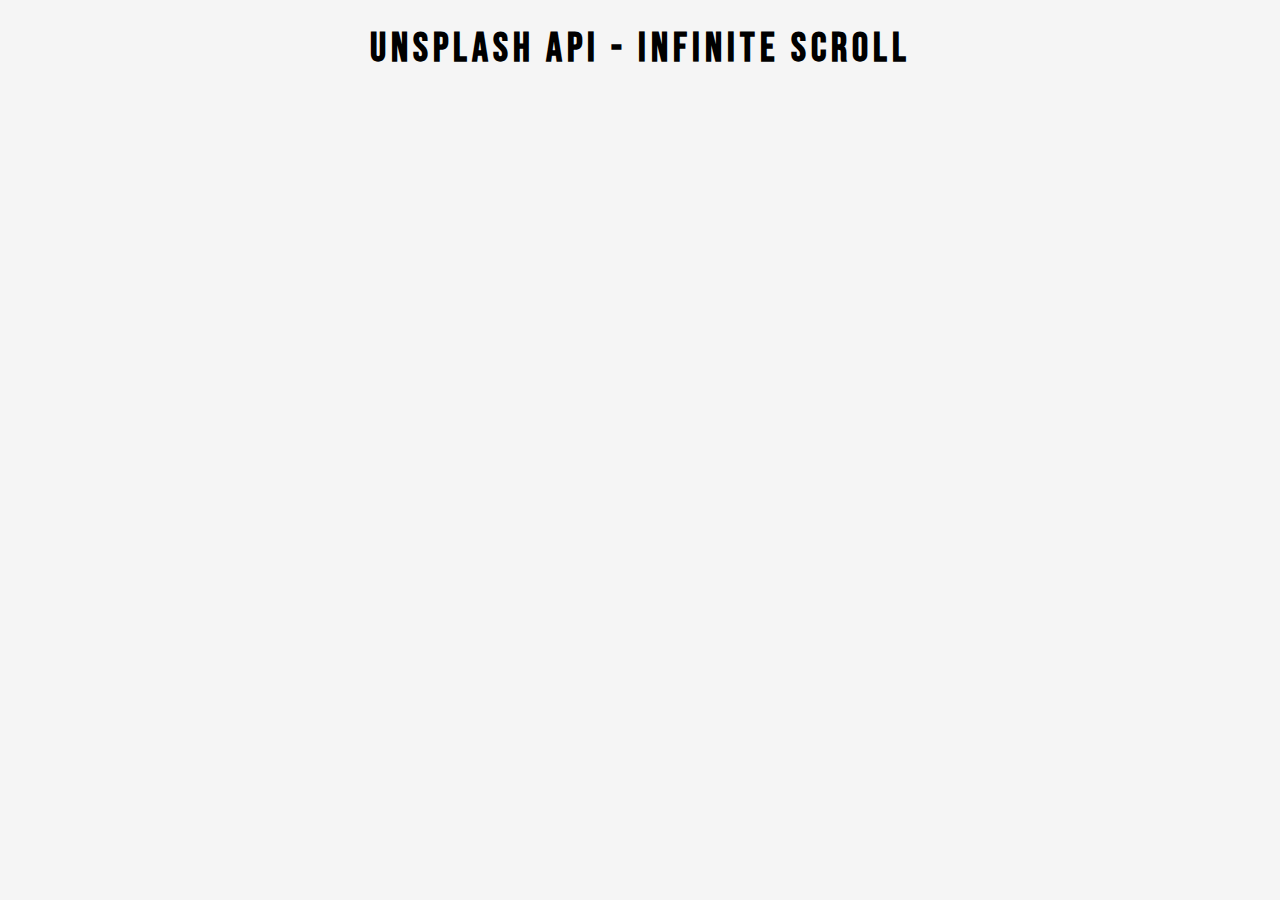
<file: --template/InfinityScroll/index.html>
<!DOCTYPE html>
<html lang="en">
<head>
    <meta charset="UTF-8">
    <meta http-equiv="X-UA-Compatible" content="IE=edge">
    <meta name="viewport" content="width=device-width, initial-scale=1.0">
    <title>Infinite scroll</title>
    <link rel="icon" type="image/png" href="https://www.google.com/s2/favicons?domain=css-tricks.com">
    <link rel="stylesheet" href="https://cdnjs.cloudflare.com/ajax/libs/font-awesome/6.0.0-beta2/css/all.min.css" >
    <link rel="stylesheet" href="style.css">
</head>
<body>
    <!-- Title -->
    <h1>Unsplash API - Infinite Scroll</h1>
    <!-- Loader -->
    <div class="loader" id="loader" hidden>
        <img src="Spinner.svg" alt="loading">

    </div>

    <!-- image Container -->
    <div class="image-container" id="image-container">
        <!-- <img src="https://images.unsplash.com/photo-1604854657221-42873468254c?ixid=MnwxMjA3fDB8MHx0b3BpYy1mZWVkfDh8NnNNVmpUTFNrZVF8fGVufDB8fHx8&ixlib=rb-1.2.1&auto=format&fit=crop&w=500&q=60">
        <img src="https://images.unsplash.com/photo-1604854657221-42873468254c?ixid=MnwxMjA3fDB8MHx0b3BpYy1mZWVkfDh8NnNNVmpUTFNrZVF8fGVufDB8fHx8&ixlib=rb-1.2.1&auto=format&fit=crop&w=500&q=60">
        <img src="https://images.unsplash.com/photo-1604854657221-42873468254c?ixid=MnwxMjA3fDB8MHx0b3BpYy1mZWVkfDh8NnNNVmpUTFNrZVF8fGVufDB8fHx8&ixlib=rb-1.2.1&auto=format&fit=crop&w=500&q=60"> -->

    </div>

    <!-- Script -->
    <script src="script_infi.js"></script>
</body>
</html>
</file>
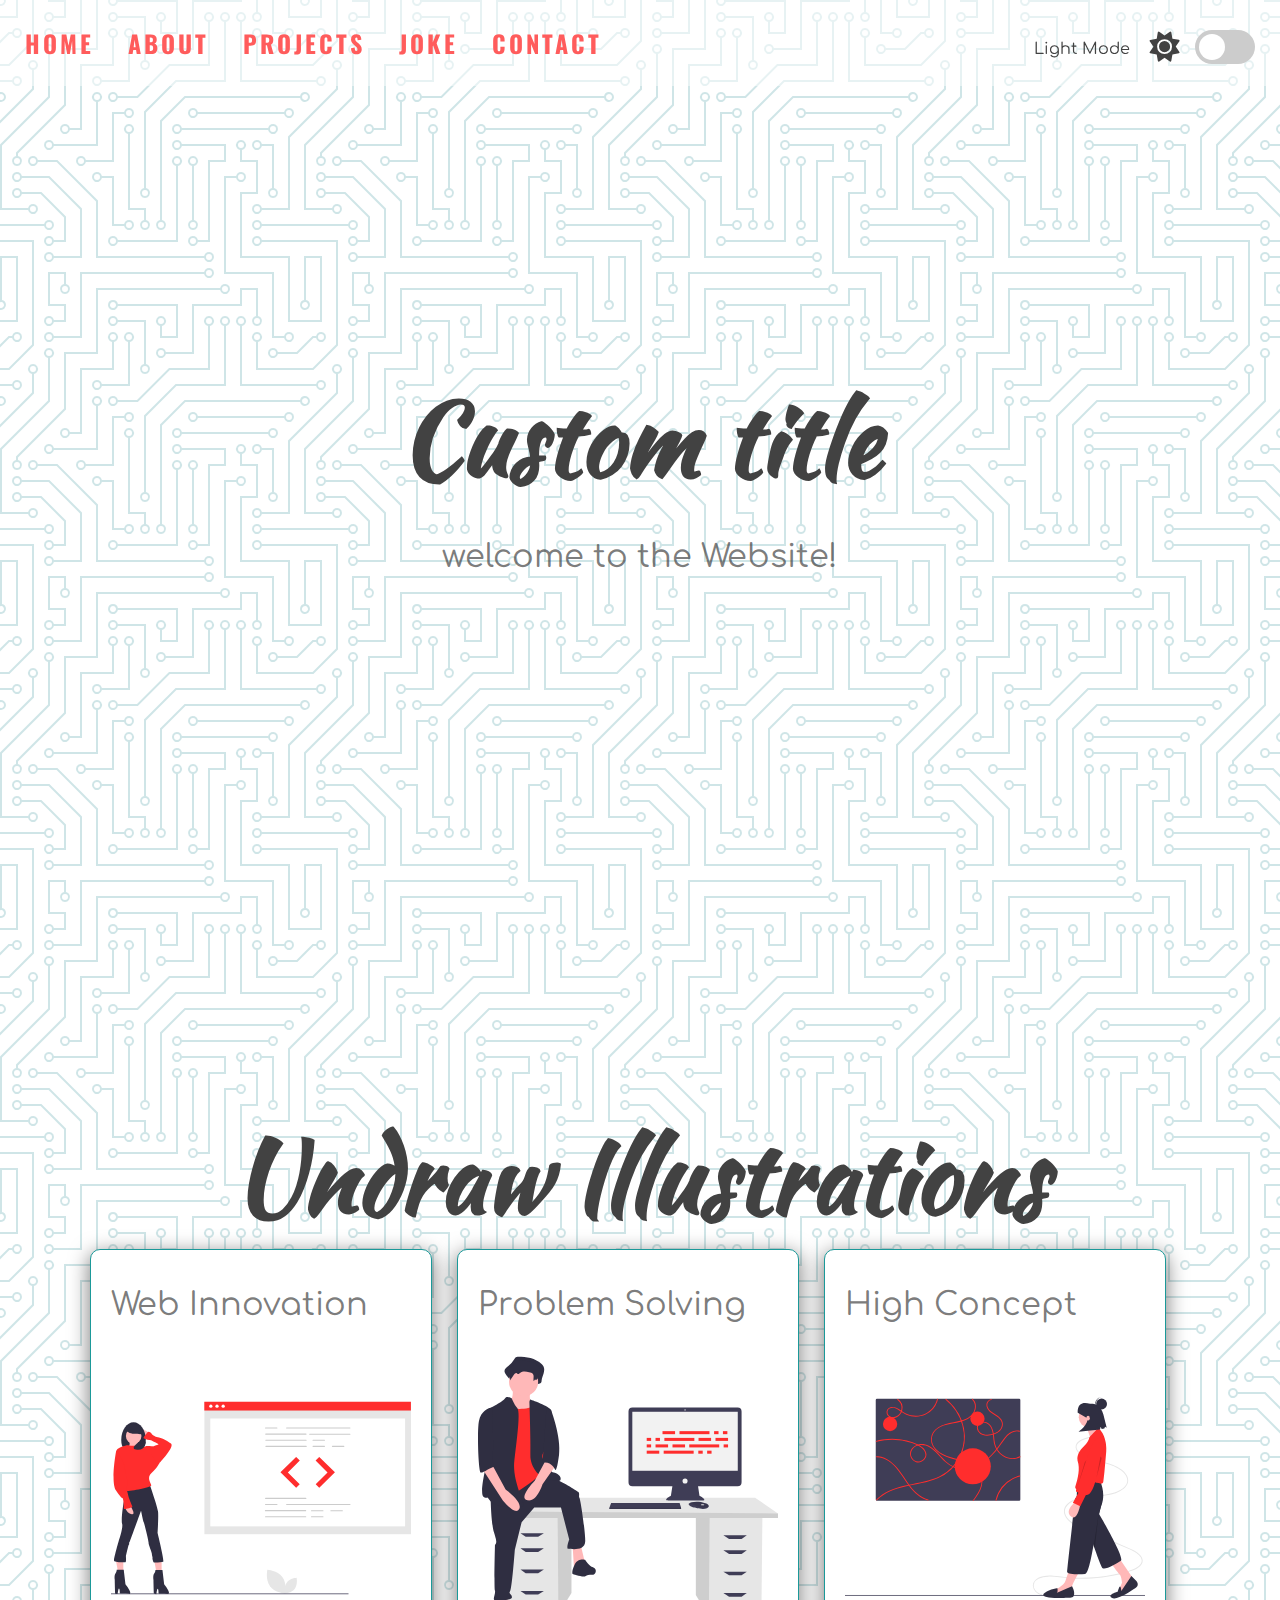
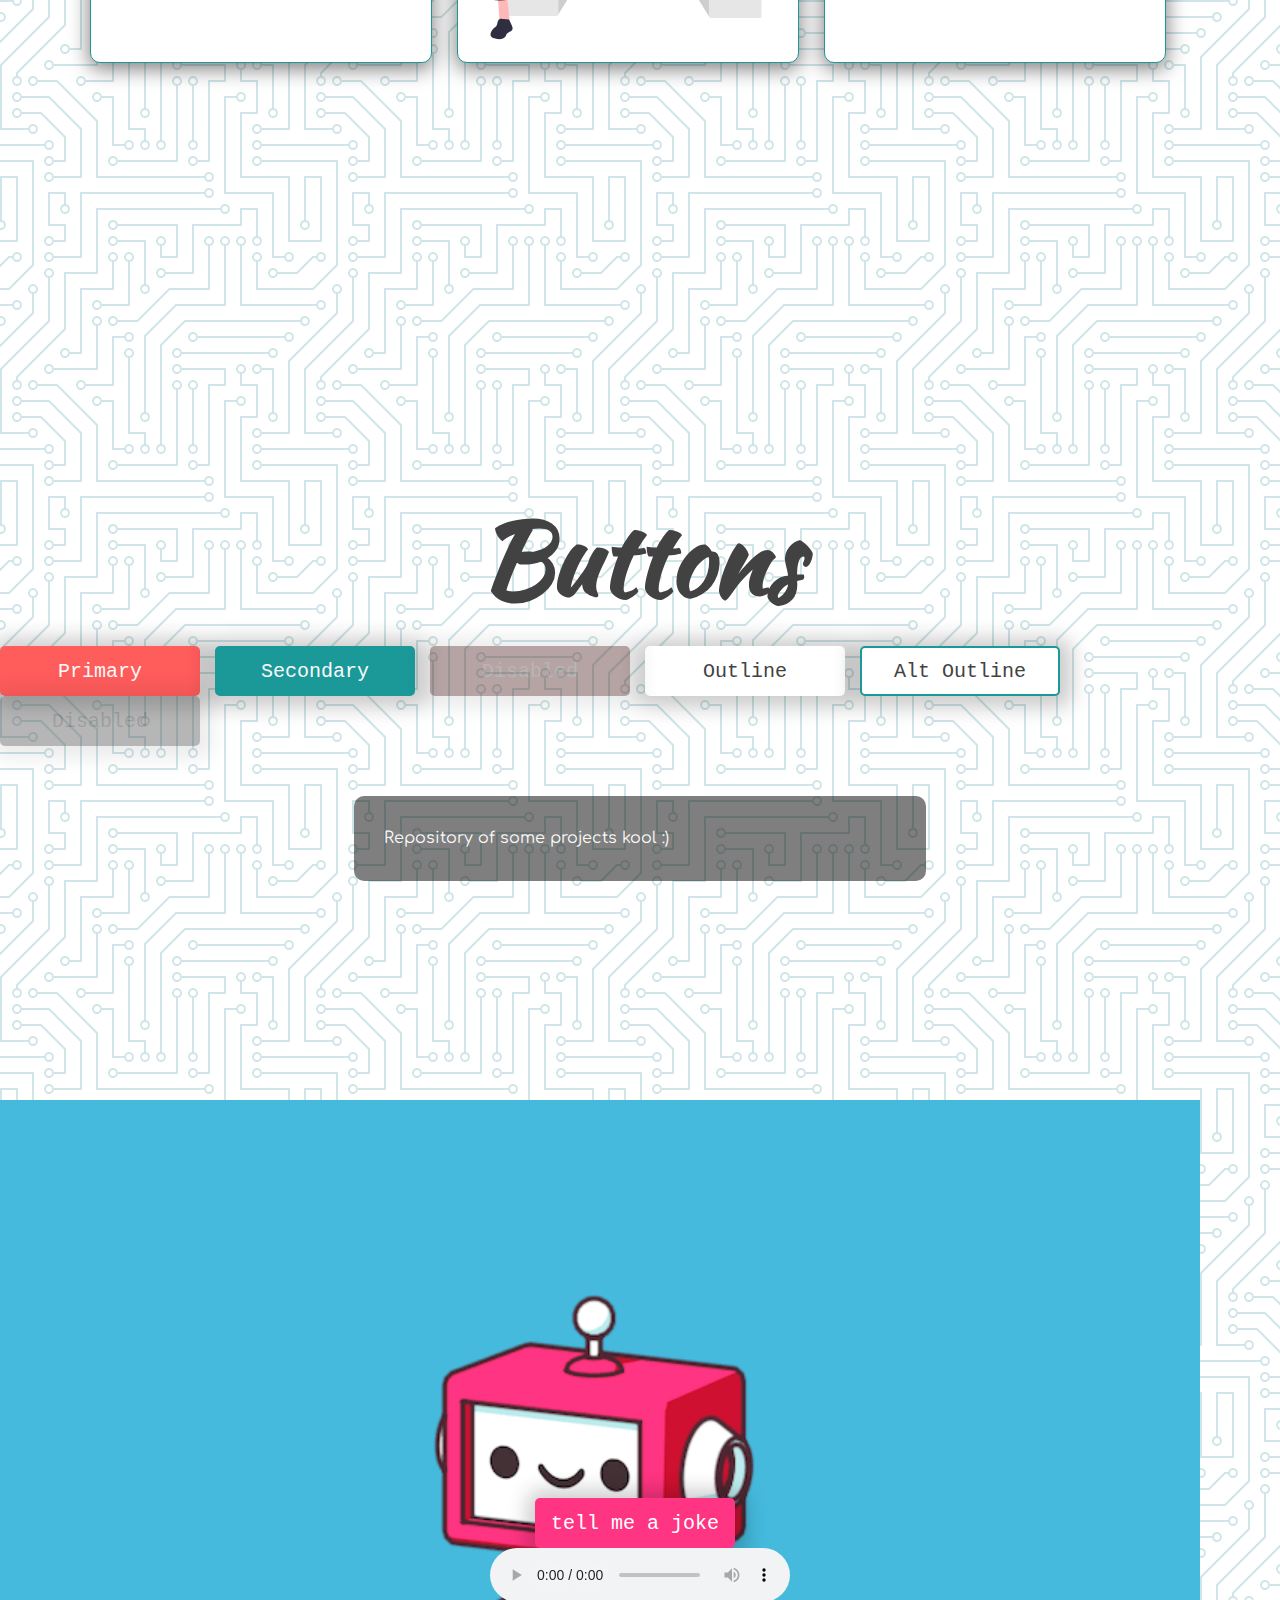
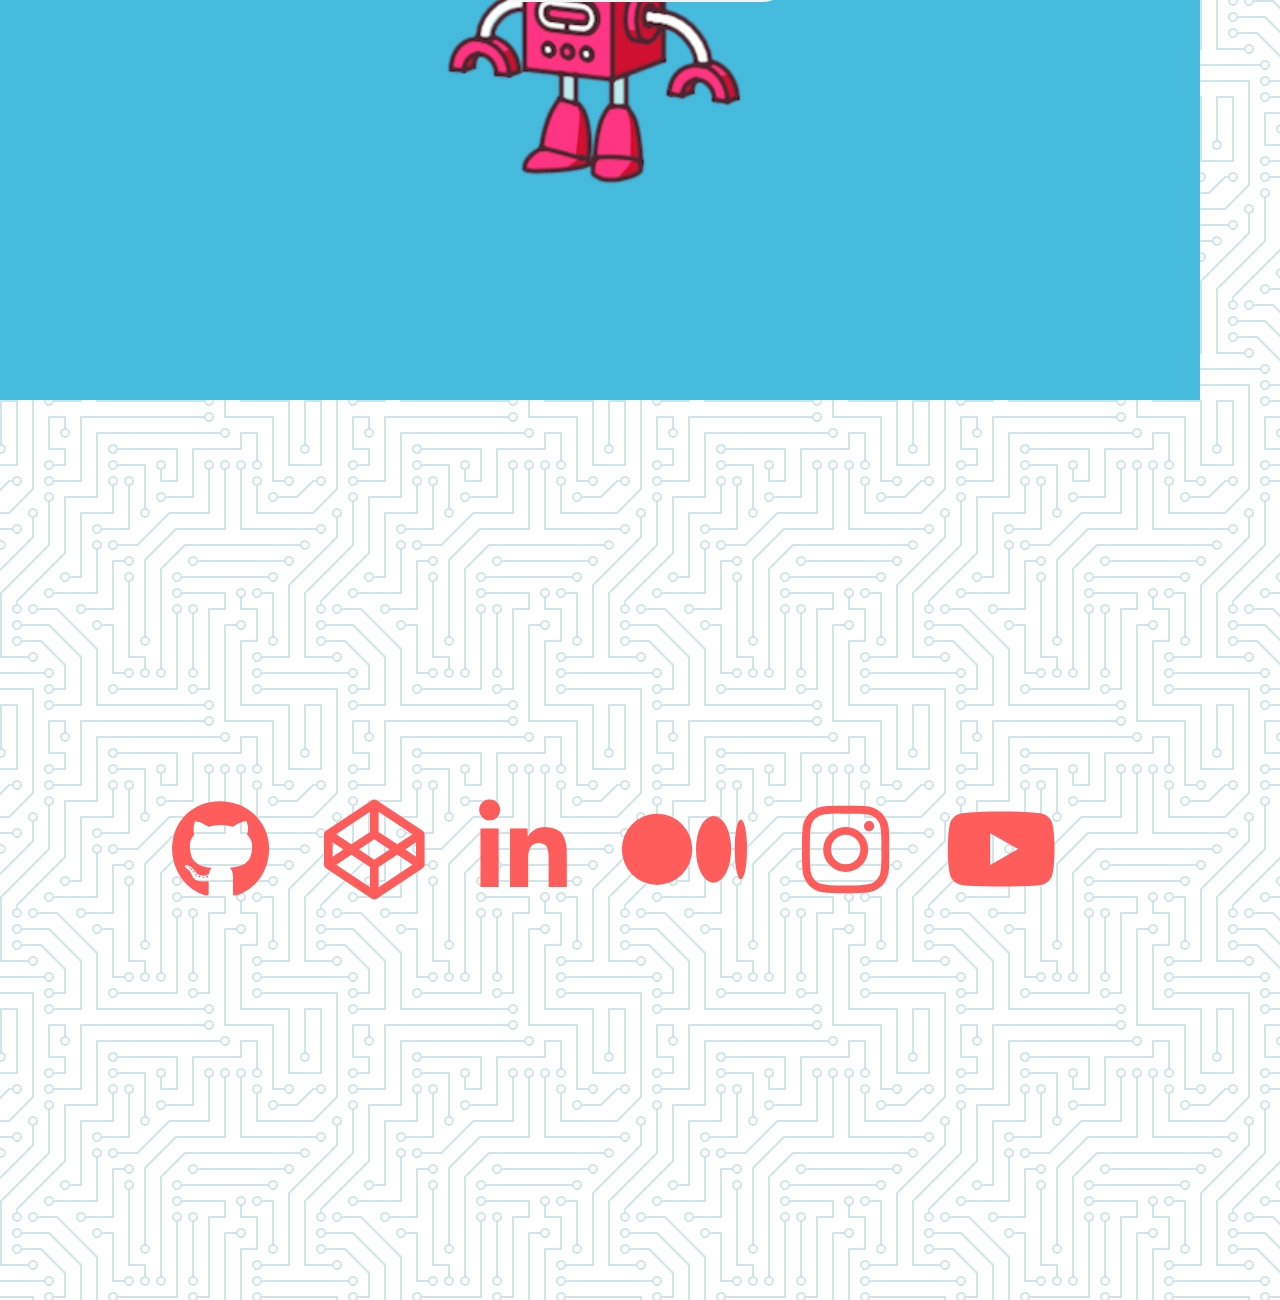
<file: --template/jockTeller/index.html>
<!DOCTYPE html>
<html lang="en">
<head>
    <meta charset="UTF-8">
    <meta http-equiv="X-UA-Compatible" content="IE=edge">
    <meta name="viewport" content="width=device-width, initial-scale=1.0">
    <title>Joke Teller</title>
    <link rel="icon" type="image/png" href="https://www.google.com/s2/favicons?domain=css-tricks.com">
    <link rel="stylesheet" href="https://cdnjs.cloudflare.com/ajax/libs/font-awesome/6.0.0-beta2/css/all.min.css" >
    <link rel="stylesheet" href="style.css">
</head>
<body>
    <!-- <i class="fab fa-angellist"></i> -->
    <!-- dark mode navigation -->
    <div class="theme-switch-wrapper">
        <span id="toggle-icon">
            <span class="toggle-text">Light Mode</span>
            <i class="fas fa-sun"></i>
        </span>
        <label class="theme-switch">
            <input type="checkbox">
            <div class="slider round"></div>
        </label>

    </div>
    <!-- Navigation -->
    <nav id="nav">
        <a href="#home">HOME</a>
        <a href="#about">ABOUT</a>
        <a href="#projects">PROJECTS</a>
        <a href="#joke">JOKE</a>
        <a href="#contact">CONTACT</a>
    </nav>
    <!-- Home section -->
    <section id='home'>
        <div class="title-group">
            <h1>Custom title</h1>
            <h2> welcome to the Website!</h2>
        </div>
    </section>
      <!-- About Section -->
      <section id="about">
        <h1>Undraw Illustrations</h1>
        <div class="about-container">
            <div class="image-container">
                <h2>Web Innovation</h2>
                <img src="img/undraw_proud_coder_light.svg" alt="Proud Coder" id="image1">
            </div>
            <div class="image-container">
                <h2>Problem Solving</h2>
                <img src="img/undraw_feeling_proud_light.svg" alt="Proud Coder" id="image2">
            </div>
            <div class="image-container">
                <h2>High Concept</h2>
                <img src="img/undraw_conceptual_idea_light.svg" alt="Idea" id="image3">
            </div>
        </div>
    </section>
     <!-- Projects Section -->
     <section id="projects">
        <h1>Buttons</h1>
        <div class="buttons">
            <button class="primary">Primary</button>
            <button class="secondary">Secondary</button>
            <button class="primary" disabled>Disabled</button>
            <button class="outline">Outline</button>
            <button class="secondary outline">Alt Outline</button>
            <button class="outline" disabled>Disabled</button>
        </div>
        <div class="text-box" id="text-box">
            <p>Repository of some projects kool :)</p>
        </div>
    </section>
    <!-- tell me a Joke Section -->
    <section id="joke">
                
        <div class="container">
            <button id="button">tell me a joke</button>
            <audio  id="audio" controls></audio>

        </div>
        
    </section>
    <!-- Contact Section -->
    <section id="contact">
        <div class="social-icons">
            <i class="fab fa-github"></i>
            <i class="fab fa-codepen"></i>
            <i class="fab fa-linkedin-in"></i>
            <i class="fab fa-medium"></i>
            <i class="fab fa-instagram"></i>
            <i class="fab fa-youtube"></i>
        </div>
    </section>
    

    
    <!-- Script -->
    <script src="script.js"></script>
</body>
</html>
</file>
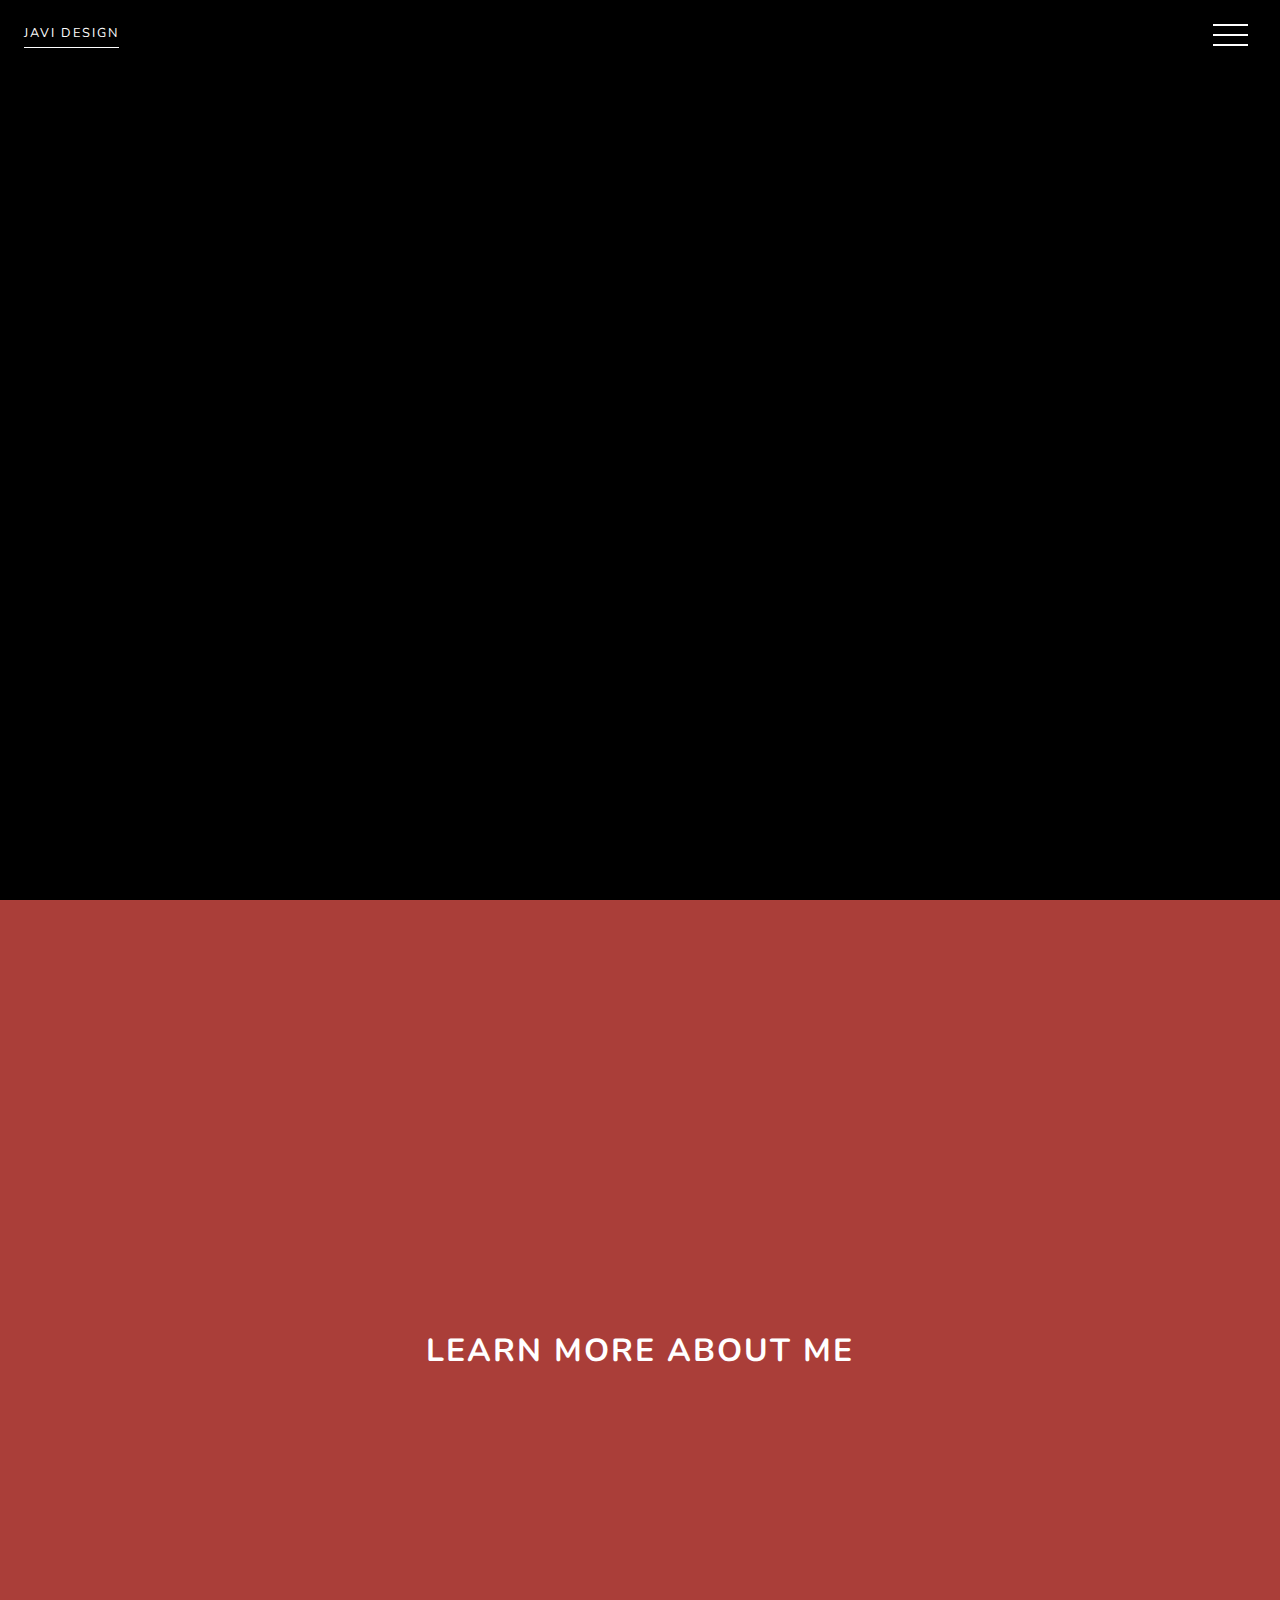
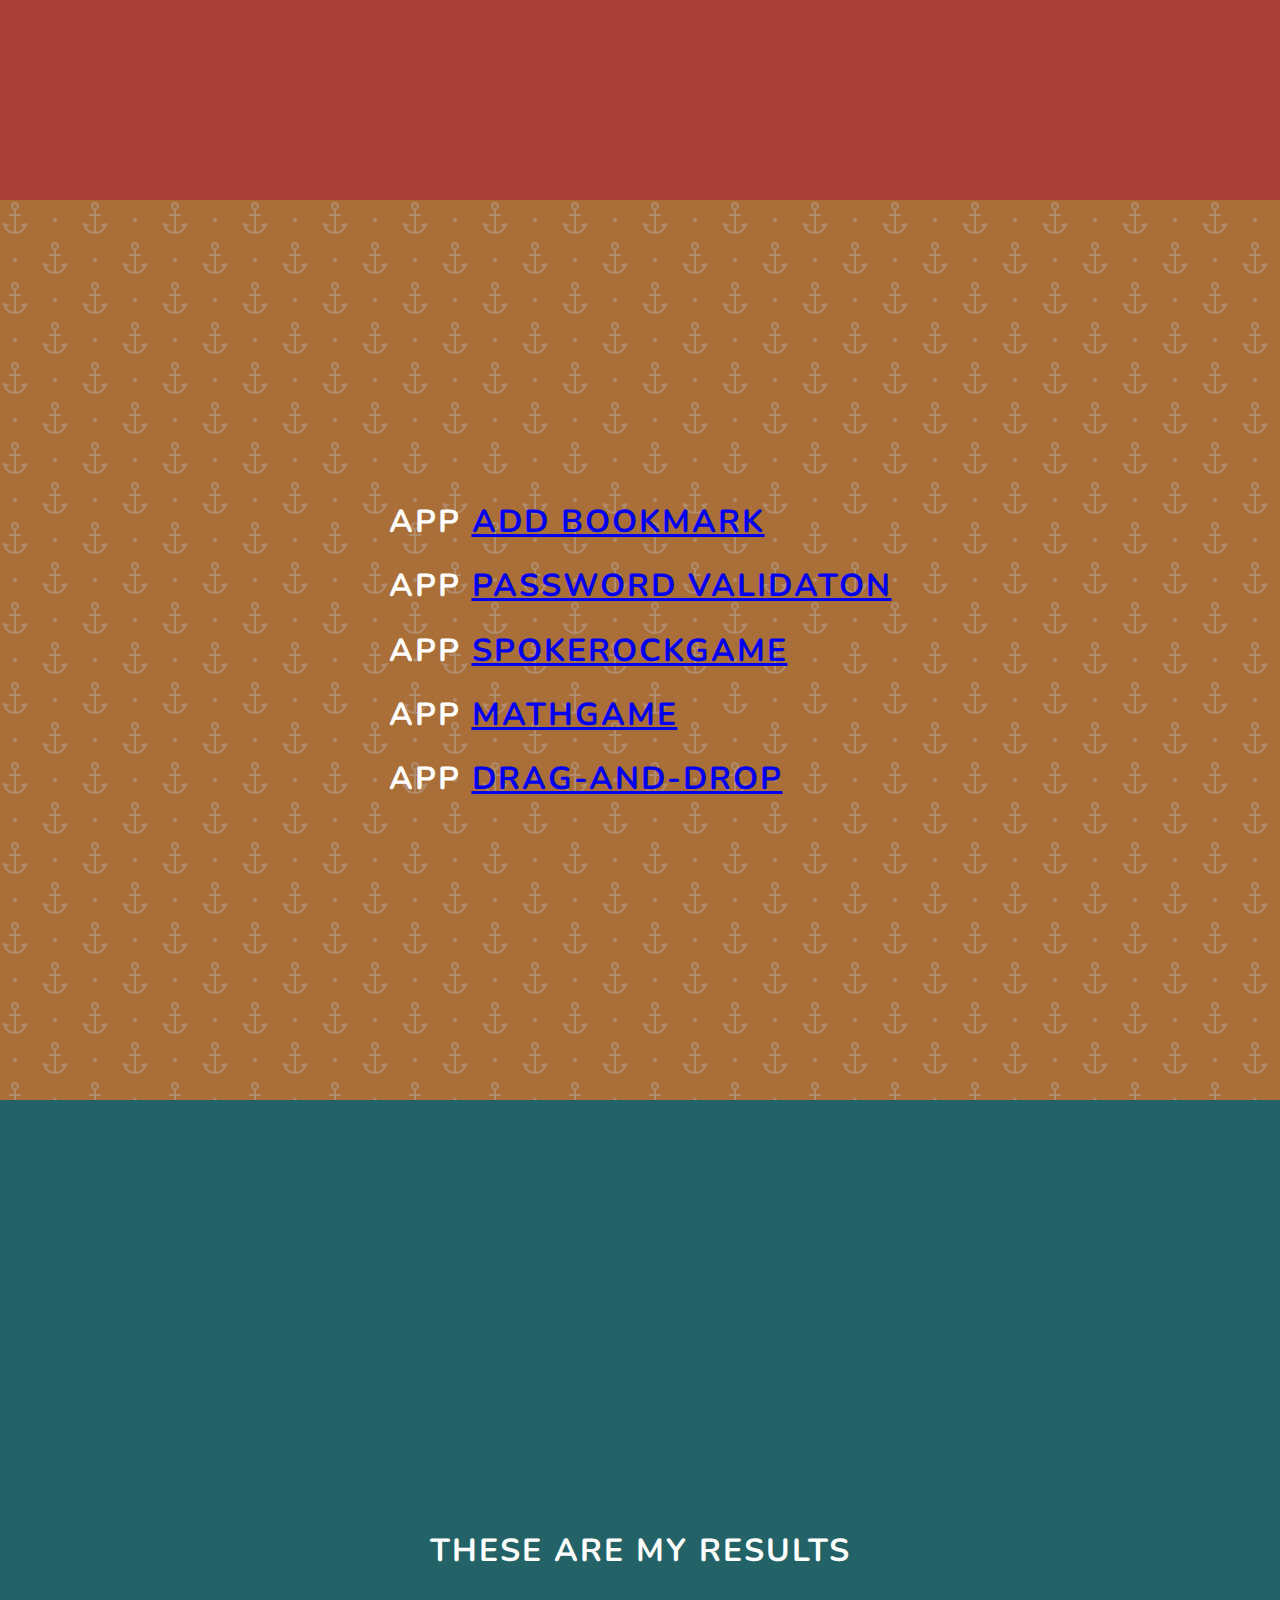
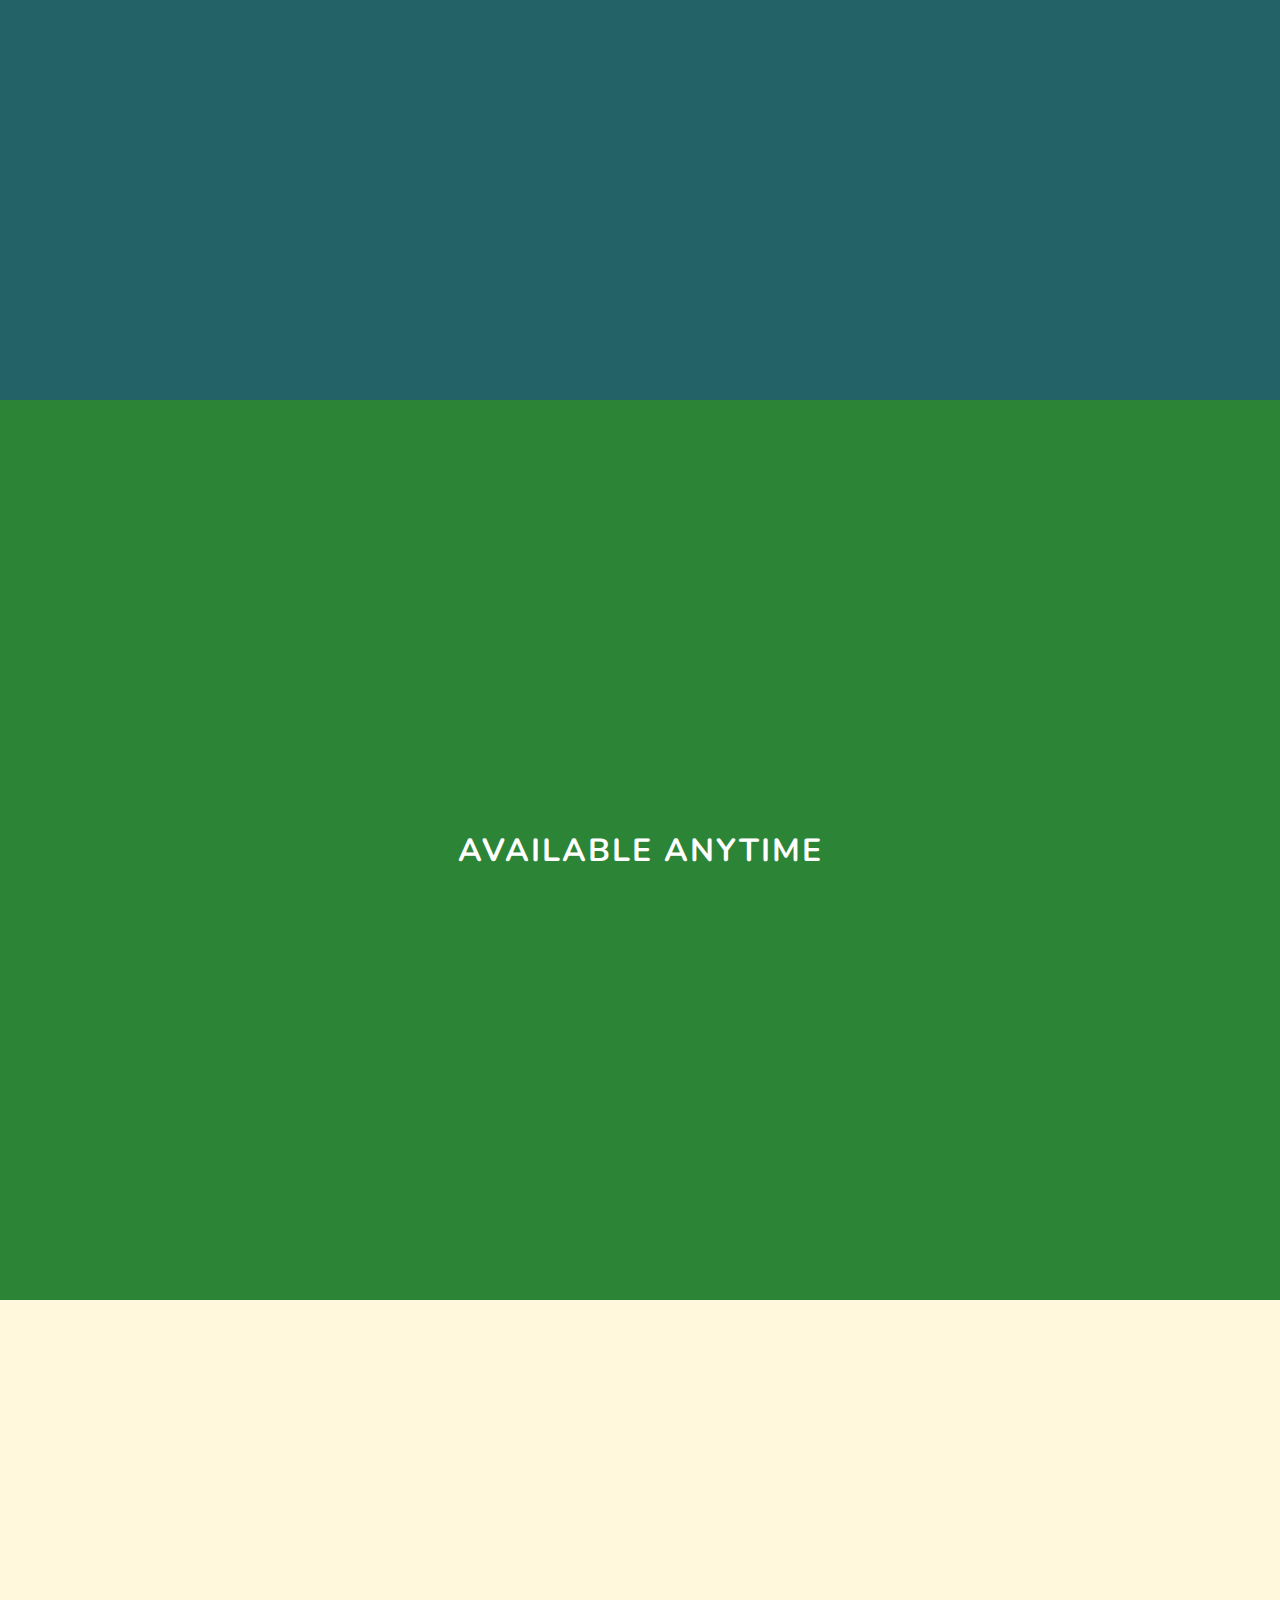
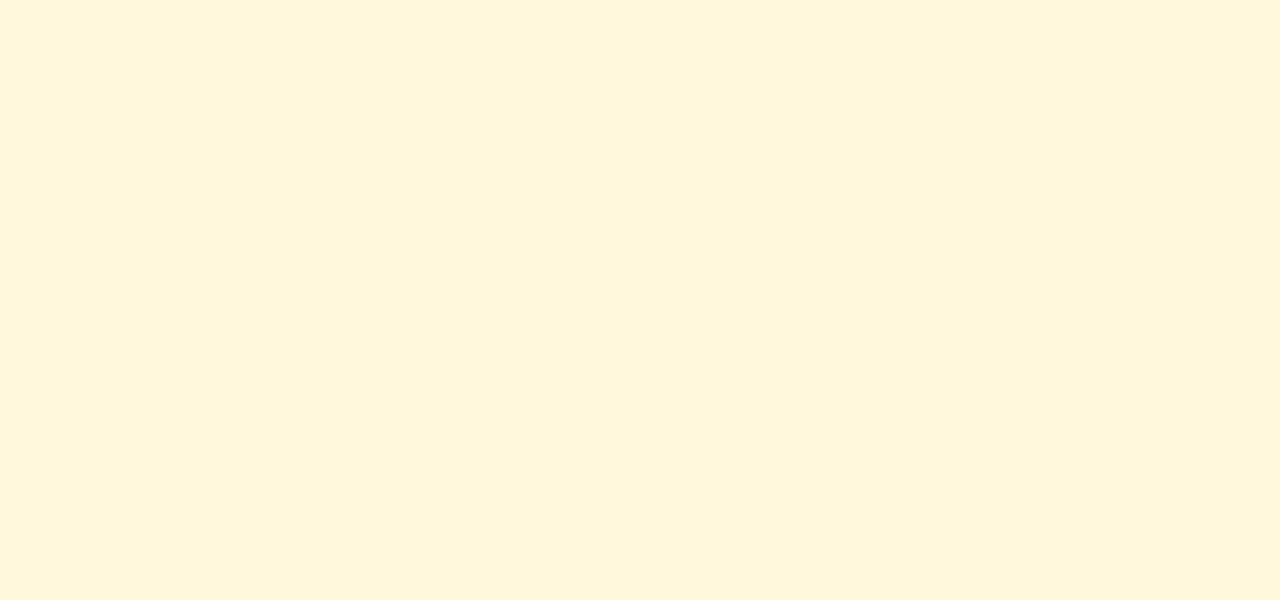
<file: --template/MultiProjects/index.html>
<!DOCTYPE html>
<html lang="en">
<head>
  <meta charset="UTF-8">
  <meta name="viewport" content="width=device-width, initial-scale=1.0">
  <title>Animated Navigation</title>
  <link rel="icon" type="image/png" href="favicon.png">
  <link rel="stylesheet" href="style.css">
</head>
<body>
  <!-- Menu Overlay -->
  <div class="overlay overlay-slide-left" id="overlay">
    <!-- Menu Items -->
    <nav>
      <ul>
        <li id="nav-1" class="slide-out-1"><a href="#">Home</a></li>
        <li id="nav-2" class="slide-out-2"><a href="#about">About</a></li>
        <li id="nav-3" class="slide-out-3"><a href="#skills">Add Bookmark</a></li>
        <li id="nav-4" class="slide-out-4"><a href="#projects">Projects</a></li>
        <li id="nav-5" class="slide-out-5"><a href="#contact">Contact</a></li>
      </ul>
    </nav>
  </div>
  <!-- Menu Bars -->
  <div class="menu-bars" id="menu-bars">
    <div class="bar1"></div>
    <div class="bar2"></div>
    <div class="bar3"></div>
  </div>
  <!-- Sections -->
  <section id="home" style="background-image: url(https://images.unsplash.com/photo-1612698093158-e07ac200d44e?ixid=MnwxMjA3fDB8MHxwaG90by1wYWdlfHx8fGVufDB8fHx8&ixlib=rb-1.2.1&auto=format&fit=crop&w=1170&q=80);"><a href="https://jacinto.design" target="_blank">JAVI Design</a></section>
  <!-- <section id="home" style="background-image: url('https://images.unsplash.com/photo-1571951103752-53c15cad28e5?ixid=MnwxMjA3fDB8MHxwaG90by1wYWdlfHx8fGVufDB8fHx8&ixlib=rb-1.2.1&auto=format&fit=crop&w=1025&q=80');"><a href="https://jacinto.design" target="_blank">Jacinto Design</a></section> -->
  <section id="about"><h1>Learn More About Me</h1></section>
  <section id="skills">
        <!-- Open Modal -->
        <div id="Skill_container">
          <div>
            <h1 class="show-modal-h1" id="show-modal">APP 
              <a href="AddBook.html" target="">Add Bookmark</a>
            </h1>
          </div>
         <div>
          <h1 class="show-modal-h1" id="show-modal">APP 
            <a href="passValidation.html" target="">Password Validaton</a>
          </h1>
         </div>
         <div>
          <h1 class="show-modal-h1" id="show-modal">APP 
            <a href="SpokeRock.html" target="">SpokeRockGame</a>
          </h1>
         </div>
         <div>
          <h1 class="show-modal-h1" id="show-modal">APP 
            <a href="mathGame.html" target="">mathGame</a>
          </h1>
         </div>
         <div>
          <h1 class="show-modal-h1" id="show-modal">APP 
            <a href="dragAndDrop.html" target="">Drag-and-Drop</a>
          </h1>
         </div>
        </div>

     
       

        
  
  </section>
  <section id="projects"><h1>These Are My Results</h1></section>
  <section id="contact"><h1>Available Anytime</h1></section>
  
  <div id="slider" class="slider"></div>  
  
  <!-- Script -->
  <script src="script.js"></script>

</body>

  

</html>
</file>
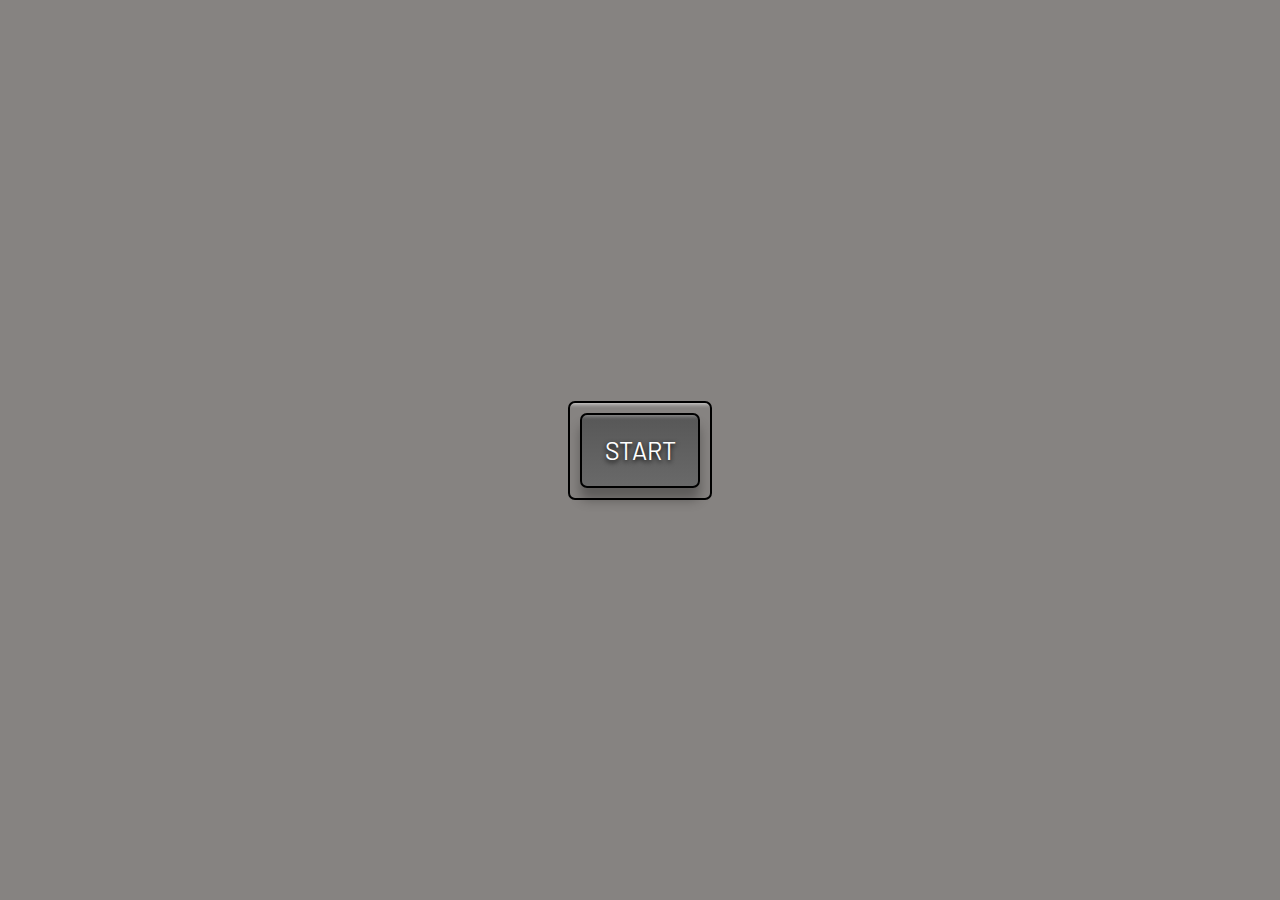
<file: --template/PictureInPicture/index.html>
<!DOCTYPE html>
<html lang="en">
<head>
    <meta charset="UTF-8">
    <meta http-equiv="X-UA-Compatible" content="IE=edge">
    <meta name="viewport" content="width=device-width, initial-scale=1.0">
    <title>Document</title>
    <link rel="icon" type="image/png" href="https://www.google.com/s2/favicons?domain=css-tricks.com">
    <link rel="stylesheet" href="https://cdnjs.cloudflare.com/ajax/libs/font-awesome/6.0.0-beta2/css/all.min.css" >
    <link rel="stylesheet" href="style.css">
</head>
<body>
    <!-- <i class="fab fa-angellist"></i> -->
    <!-- video -->
    <video id="video" controls height="360" width="360" hidden></video>
    <!-- button -->
    <div class="button-container">
        <button id="button">START</button>
    </div>
    <!-- Script -->
    <script src="script.js"></script>
</body>
</html>
</file>
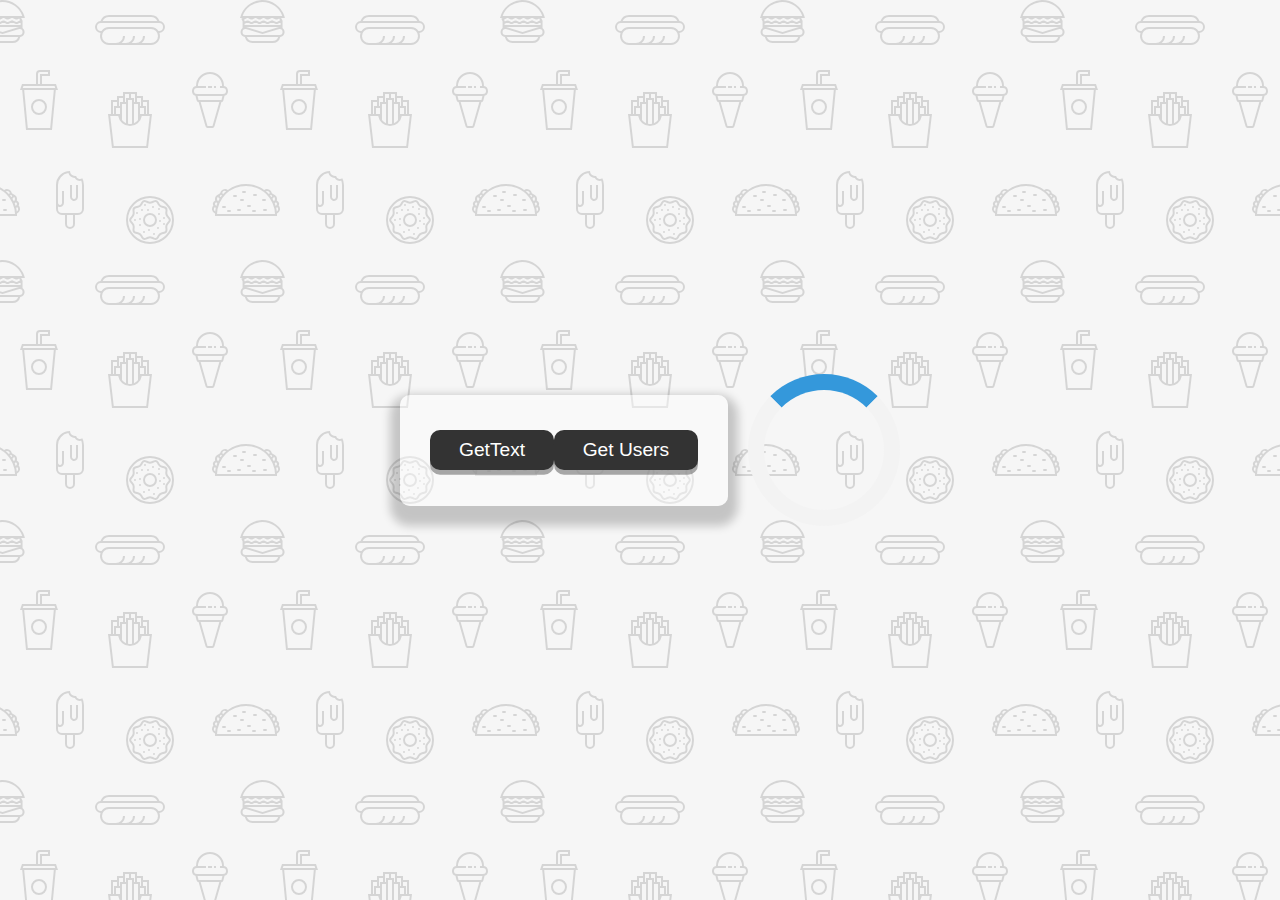
<file: --template/QuoteGenerator/index.html>
<!DOCTYPE html>
<html lang="en">
<head>
    <meta charset="UTF-8">
    <meta http-equiv="X-UA-Compatible" content="IE=edge">
    <meta name="viewport" content="width=device-width, initial-scale=1.0">
    <title>QGenerator</title>
    <link rel="icon" type="image/png" href="https://www.google.com/s2/favicons?domain=css-tricks.com">
    <link rel="stylesheet" href="https://cdnjs.cloudflare.com/ajax/libs/font-awesome/6.0.0-beta2/css/all.min.css" >
    <link rel="stylesheet" href="style.css">
</head>
<body>
    <div class="flex-box">
    <!-- <i class="fab fa-angellist"></i> -->
        <div class="quote-container" id="quote-container">
            <!-- Quote -->
            <div class="quote-text">
                <i class="fas fa-quote-left"></i>
                <span id="quote"></span>
            </div>
            <!-- Author -->
            <div class="quote-author">
                <span id="author"></span>
            </div>
            <!-- Buttons -->
            <div class="button-container">
                <button class="twitter-button" id="twitter" title="Tweet This!">
                    <i class="fab fa-twitter"></i>
                </button>
                <button id="new-quote">New Quote</button>
            </div>
   
        </div>

        <div class="box-container" id="box-container">
            <!-- Quote
            <div class="quote-text">
                <i class="fas fa-quote-left"></i>
                <span id="quote"></span>
            </div> -->
            <!-- Author -->
            <div class="quote-author">
                <span id="author"></span>
            </div>
            <!-- Buttons -->
            <div class="button-container">
                <button id="getText">GetText</button>
                <button id="getUsers">Get Users</button> 
            </div>
            <p id="FileOutput"></p>
    
        
    
    
        </div>

    </div>





    <!-- Loader -->
    <div class="loader" id="loader"></div>




    <!-- Script -->
    <script src="script.js"></script>
</body>
</html>
</file>
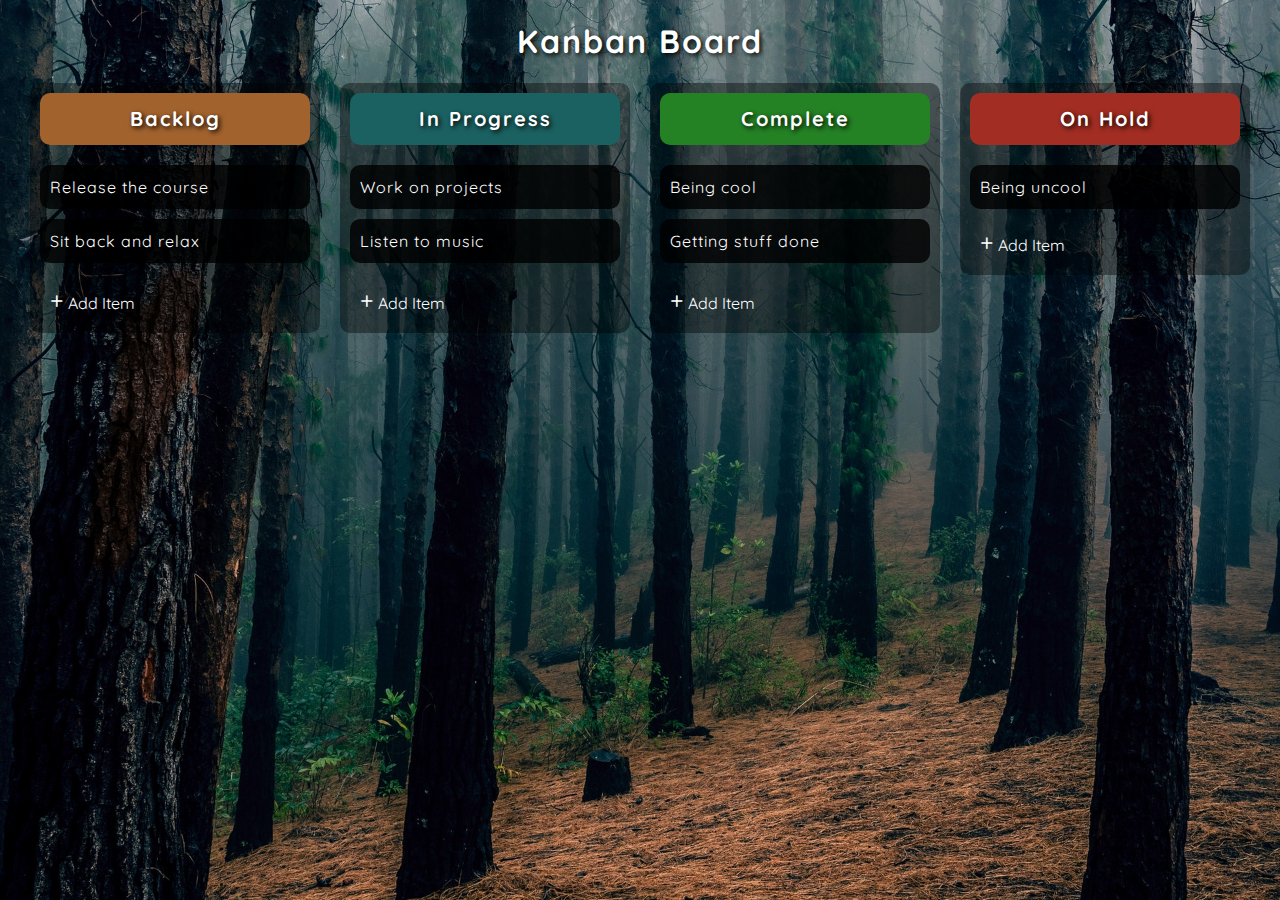
<file: --template/MultiProjects/dragAndDrop.html>
<!DOCTYPE html>
<html lang="en">
<head>
    <meta charset="UTF-8">
    <meta name="viewport" content="width=device-width, initial-scale=1.0">
    <title>Drag and Drop</title>
    <link rel="icon" type="image/png" href="favicon.png">
    <link rel="stylesheet" href="dragAndDrop.css">
</head>
<body>
    <h1 class="main-title">Kanban Board</h1>
    <div class="drag-container">
        <ul class="drag-list">
            <!-- Backlog Column -->
            <li class="drag-column backlog-column">
                <span class="header">
                    <h1>Backlog</h1>
                </span>
                <!-- Backlog Content -->
                <div id="backlog-content" class="custom-scroll">
                    <ul class="drag-item-list" id="backlog-list" ondrop="drop(event)" ondragover="allowDrop(event)" ondragenter="dragEnter(0)"></ul>
                </div>
                <!-- Add Button Group -->
                <div class="add-btn-group">
                    <div class="add-btn" onclick="showInputBox(0)">
                        <span class="plus-sign">+</span>
                        <span>Add Item</span>
                    </div>
                    <div class="add-btn solid" onclick="hideInputBox(0)">
                        <span>Save Item</span>
                    </div>
                </div>
                <div class="add-container">
                    <div class="add-item" contenteditable="true"></div>
                </div>
            </li>
            <!-- Progress Column -->
            <li class="drag-column progress-column">
                <span class="header">
                    <h1>In Progress</h1>
                </span>
                <!-- Progress Content -->
                <div id="progress-content" class="custom-scroll">
                    <ul class="drag-item-list" id="progress-list" ondrop="drop(event)" ondragover="allowDrop(event)" ondragenter="dragEnter(1)"></ul>
                </div>
                <!-- Add Button Group -->
                <div class="add-btn-group">
                    <div class="add-btn" onclick="showInputBox(1)">
                        <span class="plus-sign">+</span>
                        <span>Add Item</span>
                    </div>
                    <div class="add-btn solid" onclick="hideInputBox(1)">
                        <span>Save Item</span>
                    </div>
                </div>
                <div class="add-container">
                    <div class="add-item" contenteditable="true"></div>
                </div>
            </li>
            <!-- Complete Column -->
            <li class="drag-column complete-column">
                <span class="header">
                    <h1>Complete</h1>
                </span>
                <!-- Complete Content -->
                <div id="complete-content" class="custom-scroll">
                    <ul class="drag-item-list" id="complete-list" ondrop="drop(event)" ondragover="allowDrop(event)" ondragenter="dragEnter(2)"></ul>
                </div>
                <!-- Add Button Group -->
                <div class="add-btn-group">
                    <div class="add-btn" onclick="showInputBox(2)">
                        <span class="plus-sign">+</span>
                        <span>Add Item</span>
                    </div>
                    <div class="add-btn solid" onclick="hideInputBox(2)">
                        <span>Save Item</span>
                    </div>
                </div>
                <div class="add-container">
                    <div class="add-item" contenteditable="true"></div>
                </div>
            </li>
            <!-- On Hold Column -->
            <li class="drag-column on-hold-column">
                <span class="header">
                    <h1>On Hold</h1>
                </span>
                <!-- On Hold Content -->
                <div id="on-hold-content" class="custom-scroll">
                    <ul class="drag-item-list" id="on-hold-list" ondrop="drop(event)" ondragover="allowDrop(event)" ondragenter="dragEnter(3)"></ul>
                </div>
                <!-- Add Button Group -->
                <div class="add-btn-group">
                    <div class="add-btn" onclick="showInputBox(3)">
                        <span class="plus-sign">+</span>
                        <span>Add Item</span>
                    </div>
                    <div class="add-btn solid" onclick="hideInputBox(3)">
                        <span>Save Item</span>
                    </div>
                </div>
                <div class="add-container">
                    <div class="add-item" contenteditable="true"></div>
                </div>
            </li>
        </ul>
    </div>
    <!-- Script -->
    <script src="dragAndDrop.js"></script>
</body>
</html>
</file>
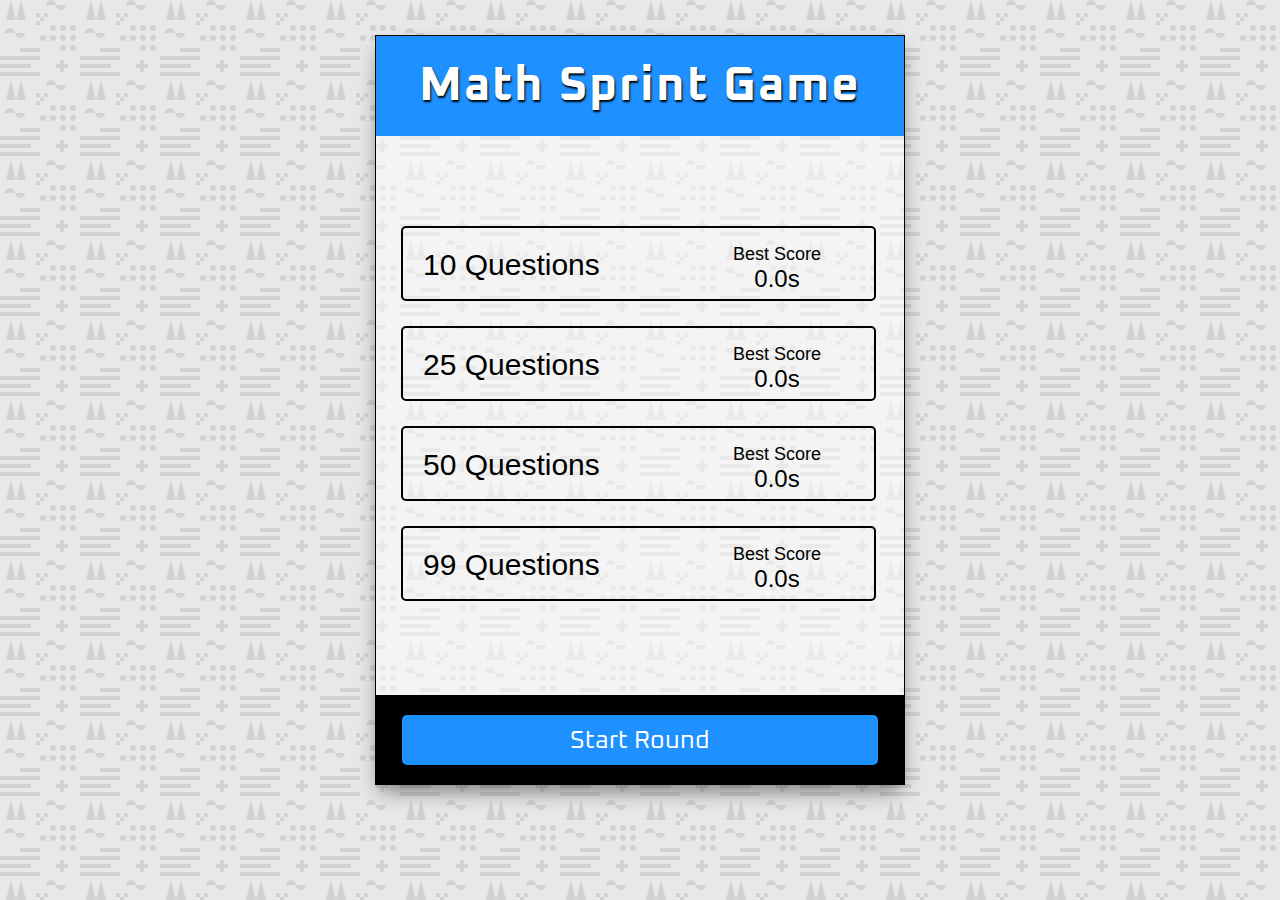
<file: --template/MultiProjects/mathGame.html>
<!DOCTYPE html>
<html lang="en">
<head>
    <meta charset="UTF-8">
    <meta name="viewport" content="width=device-width, initial-scale=1.0">
    <title>Math Sprint Game</title>
    <link rel="icon" type="image/png" href="favicon.png">
    <link rel="stylesheet" href="styleMath.css">
</head>
<body>
    <div class="game-container">

        <!-- Header -->
        <div class="header">
            <h1>Math Sprint Game</h1>
        </div>

        <!-- Splash Page -->
        <div class="card" id="splash-page">
            <form id="start-form">
                <div class="selection-container">
                    <!-- 10 Questions Radio Input -->
                    <div class="radio-container">
                        <label for="value-10">10 Questions</label>
                        <input type="radio" name="questions" value="10" id="value-10">
                        <span class="best-score">
                            <span>Best Score</span>
                            <span class="best-score-value"></span>
                        </span>
                    </div>
                    <!-- 25 Questions Radio Input -->
                    <div class="radio-container">
                        <label for="value-25">25 Questions</label>
                        <input type="radio" name="questions" value="25" id="value-25">
                        <span class="best-score">
                            <span>Best Score</span>
                            <span class="best-score-value"></span>
                        </span>
                    </div>
                    <!-- 50 Questions Radio Input -->
                    <div class="radio-container">
                        <label for="value-50">50 Questions</label>
                        <input type="radio" name="questions" value="50" id="value-50">
                        <span class="best-score">
                            <span>Best Score</span>
                            <span class="best-score-value"></span>
                        </span>
                    </div>
                    <!-- 99 Questions Radio Input -->
                    <div class="radio-container">
                        <label for="value-99">99 Questions</label>
                        <input type="radio" name="questions" value="99" id="value-99">
                        <span class="best-score">
                            <span>Best Score</span>
                            <span class="best-score-value"></span>
                        </span>
                    </div>
                </div>
                <!-- Start Button -->
                <div class="selection-footer">
                    <button class="start" type="submit">Start Round</button>
                </div>
            </form>
        </div>

        <!-- Countdown Page -->
        <div class="card" id="countdown-page" hidden>
            <h1 class="countdown">3</h1>
        </div>

        <!-- Game Page -->
        <div class="card" id="game-page" hidden>
            <!-- Item Container -->
            <div class="item-container"></div>
            <!-- Right/Wrong Buttons -->
            <div class="item-footer">
                <button class="wrong" onclick="select(false)">Wrong</button>
                <button class="right" onclick="select(true)">Right</button>
            </div>
        </div>        

        <!-- Score Page -->
        <div class="card" id="score-page" hidden>
            <!-- Score Container -->
            <div class="score-container">
                <h1 class="title">Your Time</h1>
                <h1 class="final-time"></h1>
                <h1 class="base-time"></h1>
                <h1 class="penalty-time"></h1>
            </div>
            <!-- Play Again Button -->
            <div class="score-footer">
                <button class="play-again" onclick="playAgain()" hidden>Play Again</button>
            </div>
        </div>

    </div>
    <!-- Script -->
    <script src="shuffle.js"></script>
    <script src="scriptMath.js"></script>
</body>
</html>
</file>
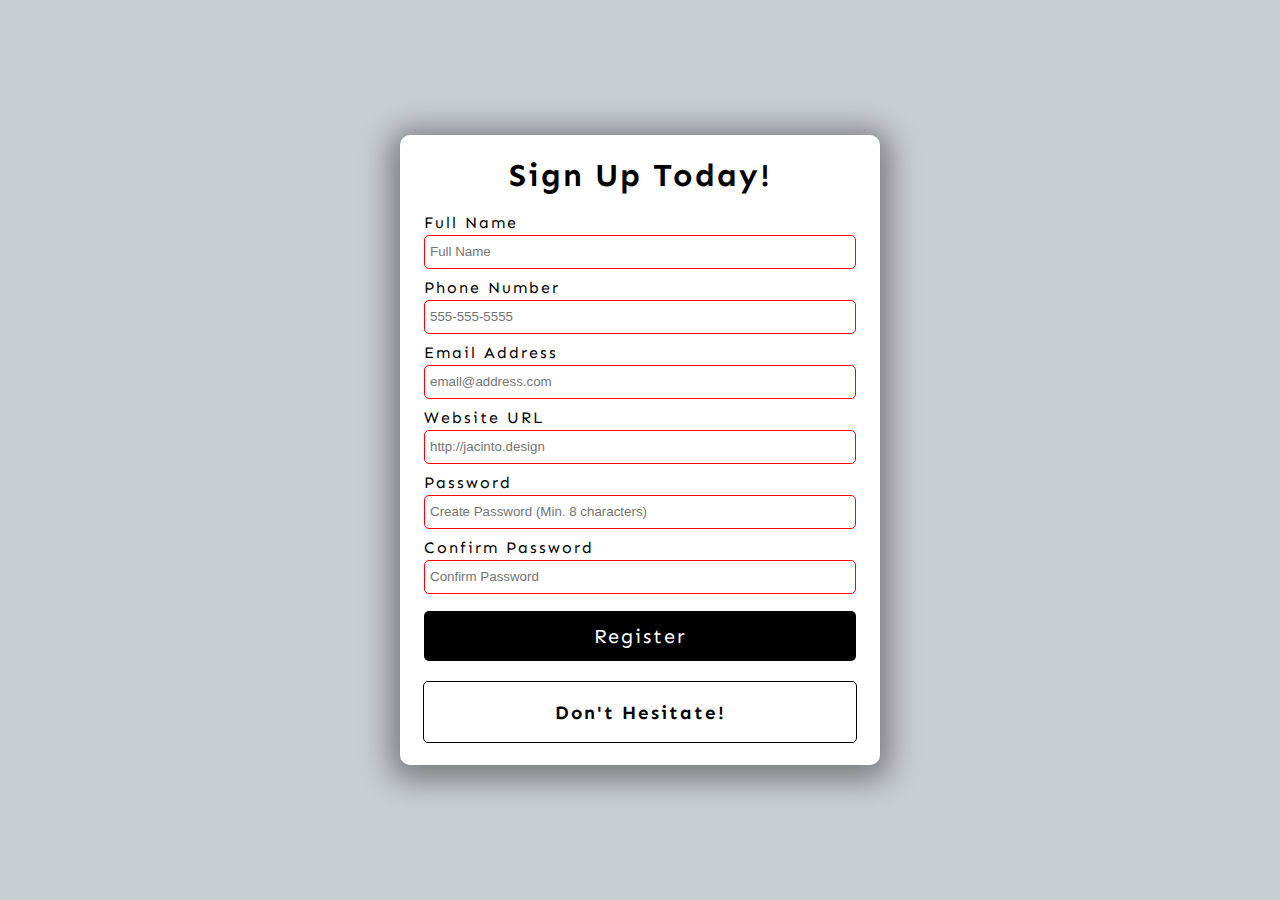
<file: --template/MultiProjects/passValidation.html>
<!DOCTYPE html>
<html lang="en">
<head>
    <meta charset="UTF-8">
    <meta name="viewport" content="width=device-width, initial-scale=1.0">
    <title>Form Validator</title>
    <link rel="icon" type="image/png" href="favicon.png">
    <link rel="stylesheet" href="stylePass.css">
</head>
<body>
  <div class="container">
    <h1>Sign Up Today!</h1>
    <!-- Form -->
    <form id="form">
      <!-- Full Name -->
      <div class="form-group">
        <label for="name">Full Name</label>
        <input type="text" id="name" name="name" 
               placeholder="Full Name" required minlength="3" maxlength="100">
      </div>
      <!-- Phone Number -->
      <div class="form-group">
        <label for="phone">Phone Number</label>
        <input type="tel" id="phone" name="phone" 
               placeholder="555-555-5555" required pattern="[0-9]{3}-[0-9]{3}-[0-9]{4}">
      </div>
      <!-- Email Address -->
      <div class="form-group">
        <label for="email">Email Address</label>
        <input type="email" id="email" name="email" 
               placeholder="email@address.com" required>
      </div>
      <!-- Website URL -->
      <div class="form-group">
        <label for="website">Website URL</label>
        <input type="url" id="website" name="website" 
               placeholder="http://jacinto.design" required>
      </div>
      <!-- Password -->
      <div class="form-group">
        <label for="password1">Password</label>
        <input type="password" id="password1" placeholder="Create Password (Min. 8 characters)" 
               required pattern="^(?=.*\d)(?=.*[a-z])(?=.*[A-Z])(?=.*[a-zA-Z]).{8,}$"
               title="Please include at least 1 uppercase character, 1 lowercase character, and 1 number.">
      </div>
      <!-- Confirm Password -->
      <div class="form-group">
        <label for="password2">Confirm Password</label>
        <input type="password" id="password2" placeholder="Confirm Password"
               required pattern="^(?=.*\d)(?=.*[a-z])(?=.*[A-Z])(?=.*[a-zA-Z]).{8,}$" name="password">
      </div>
      <button type="submit">Register</button>
    </form>
    <!-- Error/Success Message -->
    <div class="message-container">
      <h3 id="message">Don't Hesitate!</h3>
    </div>
  </div>
  <!-- Script -->
  <script src="scriptPass.js"></script>
</body>
</html>
</file>
<file: --template/InfinityScroll/style.css>
@import url('https://fonts.googleapis.com/css2?family=Montserrat:wght@100&display=swap');
@import url('https://fonts.googleapis.com/css2?family=Bebas+Neue&family=Montserrat:wght@100&display=swap');

html {
    box-sizing: border-box;
  }
  
  body {
    margin: 0;
    font-family: Bebas Neue , sans-serif;
    background: whitesmoke;
    /* min-height: 100vh; */
  }

  h1 {
    text-align: center;
    margin-top: 25px;
    margin-bottom: 15px;
    font-size: 40px;
    letter-spacing: 5px;

  }

  /* loader */

  .loader {
    position:fixed; /* we dont want to move, even the user is scrolling    */
    top: 0;
    bottom: 0;
    left: 0;
    right: 0;
    background: rgba(255, 255, 255, 0.8);
  }

  .loader img {
    position: fixed;
    top: 50%;
    left: 50%;
    transform: translate(-50%, -50%);
  }

  /* Image Container */
.image-container {
  margin: 10px ; /* 10px 30% top and button 10px and left and right 30% */
}

.image-container img {
  width: 100%;
  margin-top: 5px;
}

/* Media Query: Large Smartphone */
@media screen and (max-width: 600px) {
  h1 {
    font-size: 20px;
  }

  .image-container {
    margin: 10px; 
  }
}
</file>
<file: --template/jockTeller/style.css>
@import url('https://fonts.googleapis.com/css2?family=Comfortaa&family=Kaushan+Script&family=Oswald&display=swap');

html {
    box-sizing: border-box;
    scroll-behavior: smooth;
  }
  
  body {
    margin: 0;
    min-height: 100vh;
    color : var(--on-background);
    font-family: Comfortaa, sans-serif;
    background-color: var(--background);
    background-image: url("data:image/svg+xml,%3Csvg xmlns='http://www.w3.org/2000/svg' viewBox='0 0 304 304' width='304' height='304'%3E%3Cpath fill='%2386bec3' fill-opacity='0.4' d='M44.1 224a5 5 0 1 1 0 2H0v-2h44.1zm160 48a5 5 0 1 1 0 2H82v-2h122.1zm57.8-46a5 5 0 1 1 0-2H304v2h-42.1zm0 16a5 5 0 1 1 0-2H304v2h-42.1zm6.2-114a5 5 0 1 1 0 2h-86.2a5 5 0 1 1 0-2h86.2zm-256-48a5 5 0 1 1 0 2H0v-2h12.1zm185.8 34a5 5 0 1 1 0-2h86.2a5 5 0 1 1 0 2h-86.2zM258 12.1a5 5 0 1 1-2 0V0h2v12.1zm-64 208a5 5 0 1 1-2 0v-54.2a5 5 0 1 1 2 0v54.2zm48-198.2V80h62v2h-64V21.9a5 5 0 1 1 2 0zm16 16V64h46v2h-48V37.9a5 5 0 1 1 2 0zm-128 96V208h16v12.1a5 5 0 1 1-2 0V210h-16v-76.1a5 5 0 1 1 2 0zm-5.9-21.9a5 5 0 1 1 0 2H114v48H85.9a5 5 0 1 1 0-2H112v-48h12.1zm-6.2 130a5 5 0 1 1 0-2H176v-74.1a5 5 0 1 1 2 0V242h-60.1zm-16-64a5 5 0 1 1 0-2H114v48h10.1a5 5 0 1 1 0 2H112v-48h-10.1zM66 284.1a5 5 0 1 1-2 0V274H50v30h-2v-32h18v12.1zM236.1 176a5 5 0 1 1 0 2H226v94h48v32h-2v-30h-48v-98h12.1zm25.8-30a5 5 0 1 1 0-2H274v44.1a5 5 0 1 1-2 0V146h-10.1zm-64 96a5 5 0 1 1 0-2H208v-80h16v-14h-42.1a5 5 0 1 1 0-2H226v18h-16v80h-12.1zm86.2-210a5 5 0 1 1 0 2H272V0h2v32h10.1zM98 101.9V146H53.9a5 5 0 1 1 0-2H96v-42.1a5 5 0 1 1 2 0zM53.9 34a5 5 0 1 1 0-2H80V0h2v34H53.9zm60.1 3.9V66H82v64H69.9a5 5 0 1 1 0-2H80V64h32V37.9a5 5 0 1 1 2 0zM101.9 82a5 5 0 1 1 0-2H128V37.9a5 5 0 1 1 2 0V82h-28.1zm16-64a5 5 0 1 1 0-2H146v44.1a5 5 0 1 1-2 0V18h-26.1zm102.2 270a5 5 0 1 1 0 2H98v14h-2v-16h124.1zM242 149.9V160h16v34h-16v62h48v48h-2v-46h-48v-66h16v-30h-16v-12.1a5 5 0 1 1 2 0zM53.9 18a5 5 0 1 1 0-2H64V2H48V0h18v18H53.9zm112 32a5 5 0 1 1 0-2H192V0h50v2h-48v48h-28.1zm-48-48a5 5 0 0 1-9.8-2h2.07a3 3 0 1 0 5.66 0H178v34h-18V21.9a5 5 0 1 1 2 0V32h14V2h-58.1zm0 96a5 5 0 1 1 0-2H137l32-32h39V21.9a5 5 0 1 1 2 0V66h-40.17l-32 32H117.9zm28.1 90.1a5 5 0 1 1-2 0v-76.51L175.59 80H224V21.9a5 5 0 1 1 2 0V82h-49.59L146 112.41v75.69zm16 32a5 5 0 1 1-2 0v-99.51L184.59 96H300.1a5 5 0 0 1 3.9-3.9v2.07a3 3 0 0 0 0 5.66v2.07a5 5 0 0 1-3.9-3.9H185.41L162 121.41v98.69zm-144-64a5 5 0 1 1-2 0v-3.51l48-48V48h32V0h2v50H66v55.41l-48 48v2.69zM50 53.9v43.51l-48 48V208h26.1a5 5 0 1 1 0 2H0v-65.41l48-48V53.9a5 5 0 1 1 2 0zm-16 16V89.41l-34 34v-2.82l32-32V69.9a5 5 0 1 1 2 0zM12.1 32a5 5 0 1 1 0 2H9.41L0 43.41V40.6L8.59 32h3.51zm265.8 18a5 5 0 1 1 0-2h18.69l7.41-7.41v2.82L297.41 50H277.9zm-16 160a5 5 0 1 1 0-2H288v-71.41l16-16v2.82l-14 14V210h-28.1zm-208 32a5 5 0 1 1 0-2H64v-22.59L40.59 194H21.9a5 5 0 1 1 0-2H41.41L66 216.59V242H53.9zm150.2 14a5 5 0 1 1 0 2H96v-56.6L56.6 162H37.9a5 5 0 1 1 0-2h19.5L98 200.6V256h106.1zm-150.2 2a5 5 0 1 1 0-2H80v-46.59L48.59 178H21.9a5 5 0 1 1 0-2H49.41L82 208.59V258H53.9zM34 39.8v1.61L9.41 66H0v-2h8.59L32 40.59V0h2v39.8zM2 300.1a5 5 0 0 1 3.9 3.9H3.83A3 3 0 0 0 0 302.17V256h18v48h-2v-46H2v42.1zM34 241v63h-2v-62H0v-2h34v1zM17 18H0v-2h16V0h2v18h-1zm273-2h14v2h-16V0h2v16zm-32 273v15h-2v-14h-14v14h-2v-16h18v1zM0 92.1A5.02 5.02 0 0 1 6 97a5 5 0 0 1-6 4.9v-2.07a3 3 0 1 0 0-5.66V92.1zM80 272h2v32h-2v-32zm37.9 32h-2.07a3 3 0 0 0-5.66 0h-2.07a5 5 0 0 1 9.8 0zM5.9 0A5.02 5.02 0 0 1 0 5.9V3.83A3 3 0 0 0 3.83 0H5.9zm294.2 0h2.07A3 3 0 0 0 304 3.83V5.9a5 5 0 0 1-3.9-5.9zm3.9 300.1v2.07a3 3 0 0 0-1.83 1.83h-2.07a5 5 0 0 1 3.9-3.9zM97 100a3 3 0 1 0 0-6 3 3 0 0 0 0 6zm0-16a3 3 0 1 0 0-6 3 3 0 0 0 0 6zm16 16a3 3 0 1 0 0-6 3 3 0 0 0 0 6zm16 16a3 3 0 1 0 0-6 3 3 0 0 0 0 6zm0 16a3 3 0 1 0 0-6 3 3 0 0 0 0 6zm-48 32a3 3 0 1 0 0-6 3 3 0 0 0 0 6zm16 16a3 3 0 1 0 0-6 3 3 0 0 0 0 6zm32 48a3 3 0 1 0 0-6 3 3 0 0 0 0 6zm-16 16a3 3 0 1 0 0-6 3 3 0 0 0 0 6zm32-16a3 3 0 1 0 0-6 3 3 0 0 0 0 6zm0-32a3 3 0 1 0 0-6 3 3 0 0 0 0 6zm16 32a3 3 0 1 0 0-6 3 3 0 0 0 0 6zm32 16a3 3 0 1 0 0-6 3 3 0 0 0 0 6zm0-16a3 3 0 1 0 0-6 3 3 0 0 0 0 6zm-16-64a3 3 0 1 0 0-6 3 3 0 0 0 0 6zm16 0a3 3 0 1 0 0-6 3 3 0 0 0 0 6zm16 96a3 3 0 1 0 0-6 3 3 0 0 0 0 6zm0 16a3 3 0 1 0 0-6 3 3 0 0 0 0 6zm16 16a3 3 0 1 0 0-6 3 3 0 0 0 0 6zm16-144a3 3 0 1 0 0-6 3 3 0 0 0 0 6zm0 32a3 3 0 1 0 0-6 3 3 0 0 0 0 6zm16-32a3 3 0 1 0 0-6 3 3 0 0 0 0 6zm16-16a3 3 0 1 0 0-6 3 3 0 0 0 0 6zm-96 0a3 3 0 1 0 0-6 3 3 0 0 0 0 6zm0 16a3 3 0 1 0 0-6 3 3 0 0 0 0 6zm16-32a3 3 0 1 0 0-6 3 3 0 0 0 0 6zm96 0a3 3 0 1 0 0-6 3 3 0 0 0 0 6zm-16-64a3 3 0 1 0 0-6 3 3 0 0 0 0 6zm16-16a3 3 0 1 0 0-6 3 3 0 0 0 0 6zm-32 0a3 3 0 1 0 0-6 3 3 0 0 0 0 6zm0-16a3 3 0 1 0 0-6 3 3 0 0 0 0 6zm-16 0a3 3 0 1 0 0-6 3 3 0 0 0 0 6zm-16 0a3 3 0 1 0 0-6 3 3 0 0 0 0 6zm-16 0a3 3 0 1 0 0-6 3 3 0 0 0 0 6zM49 36a3 3 0 1 0 0-6 3 3 0 0 0 0 6zm-32 0a3 3 0 1 0 0-6 3 3 0 0 0 0 6zm32 16a3 3 0 1 0 0-6 3 3 0 0 0 0 6zM33 68a3 3 0 1 0 0-6 3 3 0 0 0 0 6zm16-48a3 3 0 1 0 0-6 3 3 0 0 0 0 6zm0 240a3 3 0 1 0 0-6 3 3 0 0 0 0 6zm16 32a3 3 0 1 0 0-6 3 3 0 0 0 0 6zm-16-64a3 3 0 1 0 0-6 3 3 0 0 0 0 6zm0 16a3 3 0 1 0 0-6 3 3 0 0 0 0 6zm-16-32a3 3 0 1 0 0-6 3 3 0 0 0 0 6zm80-176a3 3 0 1 0 0-6 3 3 0 0 0 0 6zm16 0a3 3 0 1 0 0-6 3 3 0 0 0 0 6zm-16-16a3 3 0 1 0 0-6 3 3 0 0 0 0 6zm32 48a3 3 0 1 0 0-6 3 3 0 0 0 0 6zm16-16a3 3 0 1 0 0-6 3 3 0 0 0 0 6zm0-32a3 3 0 1 0 0-6 3 3 0 0 0 0 6zm112 176a3 3 0 1 0 0-6 3 3 0 0 0 0 6zm-16 16a3 3 0 1 0 0-6 3 3 0 0 0 0 6zm0 16a3 3 0 1 0 0-6 3 3 0 0 0 0 6zm0 16a3 3 0 1 0 0-6 3 3 0 0 0 0 6zM17 180a3 3 0 1 0 0-6 3 3 0 0 0 0 6zm0 16a3 3 0 1 0 0-6 3 3 0 0 0 0 6zm0-32a3 3 0 1 0 0-6 3 3 0 0 0 0 6zm16 0a3 3 0 1 0 0-6 3 3 0 0 0 0 6zM17 84a3 3 0 1 0 0-6 3 3 0 0 0 0 6zm32 64a3 3 0 1 0 0-6 3 3 0 0 0 0 6zm16-16a3 3 0 1 0 0-6 3 3 0 0 0 0 6z'%3E%3C/path%3E%3C/svg%3E");
  }

  section {
    min-height: 100vh;
    display: flex;
    justify-content: center;
    align-items: center;
    flex-direction: column;
  }
  
  h1 {
    font-family: Kaushan Script, sans-serif;
    font-size: 100px;
    margin-bottom: 0;
  }
  
  h2 {
    color: var(--on-background-alt);
    font-size: 32px;
    font-weight: normal;
  }

  /* Navigation */
nav {
  z-index: 10;
  position: fixed;
  font-family: Oswald, sans-serif;
  font-size: 24px;
  letter-spacing: 3px;
  padding: 25px;
  width: 100vw;
  background: rgb(255 255 255 / 50%);
}

a {
  margin-right: 25px;
  color: var(--primary-color);
  text-decoration: none;
  border-bottom: 3px solid transparent;
  font-weight: bold;
}

a:hover,
a:focus {
  color: var(--on-background);
  border-bottom: 3px solid;
}


/* Home Section */
.title-group {
  text-align: center;
}

/* About Section */
.about-container {
  display: flex;
}

.image-container {
  border: 1px solid var(--secondary-color);
  border-radius: 10px;
  padding: 10px 20px;
  margin-right: 25px;
  width: auto;
  background: var(--background);
  box-shadow: var(--box-shadow);
}

img {
  height: 300px;
  width: 300px;
}

/* Projects Section */
.buttons {
  margin-top: 15px;
  margin-bottom: 50px;
}

button {
  min-width: 100px;
  height: 40px;
  cursor: pointer;
  border-radius: 10px;
  margin-right: 10px;
  border: 2px solid var(--primary-color);
  font-size: 15px;
  outline: none;
}

button:disabled {
  opacity: 0.4;
  cursor: default;
}

button:hover:not(.outline) {
  filter: brightness(110%);
}

.primary {
  background: var(--primary-color);
  color: var(--on-primary);
}

.secondary {
  border: 2px solid var(--secondary-color);
}

.secondary,
.secondary:hover,
.outline.secondary:hover {
  background: var(--secondary-color);
  color: var(--on-primary);
}

.outline {
  background: var(--background);
  color: var(--on-background);
}

.outline:hover {
  background: var(--primary-color);
  color: var(--on-primary);
}

.text-box {
  width: 40%;
  text-align: justify;
  background: rgb(0 0 0 / 50%);
  color: var(--on-primary);
  border-radius: 10px;
  padding: 30px;
}

p {
  margin: 0;
  line-height: 25px;
}


/* tell me a joke section css */
  .container {
    height: 100vh;
    width: 100vw;
    display: flex;
    flex-direction: column;
    justify-content: center;
    align-items: center;
    background: url('./robot.gif'); 
    background-size: contain;
    background-position: left center;
    background-repeat: no-repeat;
  }

  button {
    cursor: pointer;
    outline: none;
    width: 200px;
    height: 50px;
    font-family: Courier, monospace;
    font-size: 20px;
    color: white;
    background: #ff3482;
    border: none;
    border-radius: 5px;
    box-shadow: 2px 2px 20px 10px rgba(0, 0, 0, 0.2);
  }

  button:hover {
    filter: brightness(95%);
  }
  
  button:active {
    transform: scale(0.98);
  }

  button:disabled {
  cursor: default;
  filter: brightness(30%);
}

/* Contact Section */
.fab {
  font-size: 100px;
  margin-right: 50px;
  cursor: pointer;
  color: var(--primary-color);
}

.fab:hover {
  color: var(--on-background);
}
  
/* Dark Mode Toggle */
.theme-switch-wrapper {
  display: flex;
  align-items: center;
  z-index: 100;
  position: fixed;
  right: 25px;
  top: 30px;
}

.theme-switch-wrapper span {
  margin-right: 10px;
  font-size: 1rem;
}

.toggle-text {
  position: relative;
  top: -4px;
  right: 5px;
  color: var(--on-background);
}

.theme-switch {
  display: inline-block;
  height: 34px;
  position: relative;
  width: 60px;
}

.theme-switch input {
  display: none;
}

.slider {
  background: #ccc;
  bottom: 0;
  cursor: pointer;
  left: 0;
  position: absolute;
  right: 0;
  top: 0;
  transition: 0.4s;
}

.slider::before {
  background: #fff;
  bottom: 4px;
  content: "";
  height: 26px;
  left: 4px;
  position: absolute;
  transition: 0.4s;
  width: 26px;
}

input:checked + .slider {
  background: var(--primary-color);
}

input:checked + .slider::before {
  transform: translateX(26px);
}

.slider.round {
  border-radius: 34px;
}

.slider.round::before {
  border-radius: 50%;
}

.fas {
  font-size: 30px;
  margin-right: 5px;
}

:root {
  --primary-color: rgb(255, 92, 92);
  --primary-variant: #ff2d2d;
  --secondary-color: #1b9999;
  --on-primary: rgb(250, 250, 250);
  --on-background: rgb(66, 66, 66);
  --on-background-alt: rgba(66, 66, 66, 0.7);
  --background: rgb(255, 255, 255);
  --box-shadow: 0 5px 20px 1px rgba(0, 0, 0, 0.5);
}

[data-theme="dark"] {
  --primary-color: rgb(150, 65, 255);
  --primary-variant: #6c63ff;
  --secondary-color: #03dac5;
  --on-primary: #000;
  --on-background: rgba(255, 255, 255, 0.9);
  --on-background-alt: rgba(255, 255, 255, 0.7);
  --background: #121212;
}





  /* Media Query: Tablet or Smaller */
@media screen and (max-width: 1000px) {
  .container {
    background-position: center center;
    background-size: cover;
  }
}
</file>
<file: --template/MultiProjects/style.css>
@import url("https://fonts.googleapis.com/css?family=Nunito&display=swap");

:root {
  --primaryColor: #fff;
  --navColor1: #21292c;
  --navColor2: #aa3e39;
  --navColor3: #aa6e39;
  --navColor4: #236267;
  --navColor5: #2c8437;
}

html {
  box-sizing: border-box;
}

body {
  margin: 0;
  background: #000;
  font-family: Nunito, sans-serif;
}

/* --- Navigation Menu ------------------------------ */

/* Overlay */
.overlay {
  position: fixed;
  z-index: 9;
  top: 0;
  left: 0;
  width: 100vw;
  height: 100vh;
  background-color: rgba(0, 0, 0, 0.7);
  transform: translateX(-100vw);
}

.overlay-slide-right {
  transition: all 0.4s ease-in-out;
  transform: translateX(0);
}

.overlay-slide-left {
  transition: all 0.8s ease-in-out;
  transform: translateX(-100vw);
}

/* Nav Menu Items */
nav,
nav ul {
  height: 100vh;
  margin: 0;
  padding: 0;
}

nav ul {
  display: flex;
  flex-direction: column;
  justify-content: stretch;
  list-style: none;
}

nav ul li {
  height: 20%;
  overflow: hidden;
}

nav li a {
  position: relative;
  top: 45%;
  color: #fff;
  text-transform: uppercase;
  letter-spacing: 4px;
  text-decoration: none;
  display: block;
  text-align: center;
}

nav li a:hover {
  transform: scale(1.2);
}

nav li a::before {
  content: "";
  width: 25vw;
  height: 3px;
  background-color: #fff;
  position: absolute;
  top: 47.5%;
  left: 0;
  opacity: 0;
}

nav li a:hover::before {
  opacity: 1;
}

nav li:nth-of-type(1) {
  background-color: var(--navColor1);
}

nav li:nth-of-type(2) {
  background-color: var(--navColor2);
}

nav li:nth-of-type(3) {
  background-color: var(--navColor3);
}

nav li:nth-of-type(4) {
  background-color: var(--navColor4);
}

nav li:nth-of-type(5) {
  background-color: var(--navColor5);
}

/* Slide in animation with delay for each */
.slide-in-1 {
  animation: slide-in 0.4s linear 0.2s both;
}

.slide-in-2 {
  animation: slide-in 0.4s linear 0.4s both;
}

.slide-in-3 {
  animation: slide-in 0.4s linear 0.6s both;
}

.slide-in-4 {
  animation: slide-in 0.4s linear 0.8s both;
}

.slide-in-5 {
  animation: slide-in 0.4s linear 1s both;
}

@keyframes slide-in {
  from {
    transform: translateX(-100%);
  }

  to {
    transform: translateX(0);
  }
}

/* Slide out animation with delay for each */
.slide-out-1 {
  animation: slide-out 0.3s linear 0.5s both;
}

.slide-out-2 {
  animation: slide-out 0.3s linear 0.4s both;
}

.slide-out-3 {
  animation: slide-out 0.3s linear 0.3s both;
}

.slide-out-4 {
  animation: slide-out 0.3s linear 0.2s both;
}

.slide-out-5 {
  animation: slide-out 0.3s linear 0.1s both;
}

@keyframes slide-out {
  from {
    transform: translateX(0);
  }

  to {
    transform: translateX(-100%);
  }
}

/* --- Menu Bars ------------------------------------ */

.menu-bars {
  position: fixed;
  top: 1rem;
  right: 2rem;
  z-index: 10;
  display: inline;
  cursor: pointer;
}

.bar1,
.bar2,
.bar3 {
  width: 35px;
  height: 2px;
  background-color: #fff;
  margin: 8px 0;
  transition: 0.4s;
}

/* Rotate first bar */
.change .bar1 {
  transform: rotate(-45deg) translate(-7px, 8px);
}

/* Fade out the second bar */
.change .bar2 {
  opacity: 0;
}

/* Rotate last bar */
.change .bar3 {
  transform: rotate(45deg) translate(-6px, -8px);
}

/* --- Sections ------------------------------------ */

section {
  width: 100%;
  height: 100vh;
  position: relative;
  display: flex;
  justify-content: center;
  align-items: center;
  text-transform: uppercase;
  letter-spacing: 2px;
  color: var(--primaryColor);
}

section#home {
  background-image: url("");
  background-size: cover;
  background-position: center center;
}

section#home a {
  position: absolute;
  z-index: 2;
  top: 1.5rem;
  left: 1.5rem;
  text-decoration: none;
  font-size: 0.8rem;
  padding-bottom: 5px;
  color: var(--primaryColor);
  border-bottom: 1px solid var(--primaryColor);
}

section#about {
  background-color: var(--navColor2);
}

section#skills {
  background-color: var(--navColor3);
  display:flex;
  flex-wrap:wrap;
}

section#projects {
  background-color: var(--navColor4);
}

section#contact {
  background-color: var(--navColor5);
}



/* button imagen */

.slider{
  
  background-image: url("");
  color:blue;
  height: 100vh;
  width: 100vw;
  background-size: 100%;
  background-color:cornsilk;
 
  
}



#skills {
  background-image: url("data:image/svg+xml,%3Csvg xmlns='http://www.w3.org/2000/svg' viewBox='0 0 80 80' width='80' height='80'%3E%3Cpath fill='%23b8b8b8' fill-opacity='0.4' d='M14 16H9v-2h5V9.87a4 4 0 1 1 2 0V14h5v2h-5v15.95A10 10 0 0 0 23.66 27l-3.46-2 8.2-2.2-2.9 5a12 12 0 0 1-21 0l-2.89-5 8.2 2.2-3.47 2A10 10 0 0 0 14 31.95V16zm40 40h-5v-2h5v-4.13a4 4 0 1 1 2 0V54h5v2h-5v15.95A10 10 0 0 0 63.66 67l-3.47-2 8.2-2.2-2.88 5a12 12 0 0 1-21.02 0l-2.88-5 8.2 2.2-3.47 2A10 10 0 0 0 54 71.95V56zm-39 6a2 2 0 1 1 0-4 2 2 0 0 1 0 4zm40-40a2 2 0 1 1 0-4 2 2 0 0 1 0 4zM15 8a2 2 0 1 0 0-4 2 2 0 0 0 0 4zm40 40a2 2 0 1 0 0-4 2 2 0 0 0 0 4z'%3E%3C/path%3E%3C/svg%3E");

}


/* Media Query: Large Smartphone (Vertical) */
@media (max-width: 600px) {
  section#home a {
    top: 1rem;
    left: 1rem;
  }

  .menu-bars {
    top: 0.5rem;
    right: 1rem;
  }
}
</file>
<file: --template/PictureInPicture/style.css>
@import url('https://fonts.googleapis.com/css2?family=Barlow:ital,wght@0,100;0,200;1,100&display=swap');



html {
    box-sizing: border-box;
  }
  
  body {
    margin: 0;
    min-height: 100vh;
    display: flex;
    justify-content: center;
    align-items: center;
    background: rgb(134, 131, 129);

  }
  
  .button-container {
    border: 2px solid black;
    padding: 10px;
    border-radius: 7px;
    box-shadow: inset 0 20px 4px -19px rgba(255, 255, 255, 0.7);
  }

  button {
    cursor: pointer;
    outline: none;
    width: 120px;
    height: 75px;
    font-family: Barlow, sans-serif;
    font-size: 25px;
    color: white;
    text-shadow: 0 2px 5px black;
    background: linear-gradient(to top, #696969, #575757);
    border: 2px solid black;
    border-radius: 7px;
    box-shadow: inset 0 20px 4px -19px rgba(255, 255, 255, 0.4), 0 12px 12px 0 rgba(0, 0, 0, 0.3);
  }

  button:hover {
    background: linear-gradient(to bottom, #696969, #575757);
  }

  button:active {
    transform: translateY(3px);
    box-shadow: 0 6px 6px 0 rgba(0, 0, 0, 0.3);
  }
</file>
<file: --template/QuoteGenerator/style.css>
@import url('https://fonts.googleapis.com/css2?family=Montserrat:wght@100&display=swap');


html {
    box-sizing: border-box;
  }
  
body {
    margin: 0;
    min-height: 100vh;
    background-color: #f6f6f6;
    background-image: url("data:image/svg+xml,%3Csvg xmlns='http://www.w3.org/2000/svg' width='260' height='260' viewBox='0 0 260 260'%3E%3Cg fill-rule='evenodd'%3E%3Cg fill='%232a292b' fill-opacity='0.16'%3E%3Cpath d='M24.37 16c.2.65.39 1.32.54 2H21.17l1.17 2.34.45.9-.24.11V28a5 5 0 0 1-2.23 8.94l-.02.06a8 8 0 0 1-7.75 6h-20a8 8 0 0 1-7.74-6l-.02-.06A5 5 0 0 1-17.45 28v-6.76l-.79-1.58-.44-.9.9-.44.63-.32H-20a23.01 23.01 0 0 1 44.37-2zm-36.82 2a1 1 0 0 0-.44.1l-3.1 1.56.89 1.79 1.31-.66a3 3 0 0 1 2.69 0l2.2 1.1a1 1 0 0 0 .9 0l2.21-1.1a3 3 0 0 1 2.69 0l2.2 1.1a1 1 0 0 0 .9 0l2.21-1.1a3 3 0 0 1 2.69 0l2.2 1.1a1 1 0 0 0 .86.02l2.88-1.27a3 3 0 0 1 2.43 0l2.88 1.27a1 1 0 0 0 .85-.02l3.1-1.55-.89-1.79-1.42.71a3 3 0 0 1-2.56.06l-2.77-1.23a1 1 0 0 0-.4-.09h-.01a1 1 0 0 0-.4.09l-2.78 1.23a3 3 0 0 1-2.56-.06l-2.3-1.15a1 1 0 0 0-.45-.11h-.01a1 1 0 0 0-.44.1L.9 19.22a3 3 0 0 1-2.69 0l-2.2-1.1a1 1 0 0 0-.45-.11h-.01a1 1 0 0 0-.44.1l-2.21 1.11a3 3 0 0 1-2.69 0l-2.2-1.1a1 1 0 0 0-.45-.11h-.01zm0-2h-4.9a21.01 21.01 0 0 1 39.61 0h-2.09l-.06-.13-.26.13h-32.31zm30.35 7.68l1.36-.68h1.3v2h-36v-1.15l.34-.17 1.36-.68h2.59l1.36.68a3 3 0 0 0 2.69 0l1.36-.68h2.59l1.36.68a3 3 0 0 0 2.69 0L2.26 23h2.59l1.36.68a3 3 0 0 0 2.56.06l1.67-.74h3.23l1.67.74a3 3 0 0 0 2.56-.06zM-13.82 27l16.37 4.91L18.93 27h-32.75zm-.63 2h.34l16.66 5 16.67-5h.33a3 3 0 1 1 0 6h-34a3 3 0 1 1 0-6zm1.35 8a6 6 0 0 0 5.65 4h20a6 6 0 0 0 5.66-4H-13.1z'/%3E%3Cpath id='path6_fill-copy' d='M284.37 16c.2.65.39 1.32.54 2H281.17l1.17 2.34.45.9-.24.11V28a5 5 0 0 1-2.23 8.94l-.02.06a8 8 0 0 1-7.75 6h-20a8 8 0 0 1-7.74-6l-.02-.06a5 5 0 0 1-2.24-8.94v-6.76l-.79-1.58-.44-.9.9-.44.63-.32H240a23.01 23.01 0 0 1 44.37-2zm-36.82 2a1 1 0 0 0-.44.1l-3.1 1.56.89 1.79 1.31-.66a3 3 0 0 1 2.69 0l2.2 1.1a1 1 0 0 0 .9 0l2.21-1.1a3 3 0 0 1 2.69 0l2.2 1.1a1 1 0 0 0 .9 0l2.21-1.1a3 3 0 0 1 2.69 0l2.2 1.1a1 1 0 0 0 .86.02l2.88-1.27a3 3 0 0 1 2.43 0l2.88 1.27a1 1 0 0 0 .85-.02l3.1-1.55-.89-1.79-1.42.71a3 3 0 0 1-2.56.06l-2.77-1.23a1 1 0 0 0-.4-.09h-.01a1 1 0 0 0-.4.09l-2.78 1.23a3 3 0 0 1-2.56-.06l-2.3-1.15a1 1 0 0 0-.45-.11h-.01a1 1 0 0 0-.44.1l-2.21 1.11a3 3 0 0 1-2.69 0l-2.2-1.1a1 1 0 0 0-.45-.11h-.01a1 1 0 0 0-.44.1l-2.21 1.11a3 3 0 0 1-2.69 0l-2.2-1.1a1 1 0 0 0-.45-.11h-.01zm0-2h-4.9a21.01 21.01 0 0 1 39.61 0h-2.09l-.06-.13-.26.13h-32.31zm30.35 7.68l1.36-.68h1.3v2h-36v-1.15l.34-.17 1.36-.68h2.59l1.36.68a3 3 0 0 0 2.69 0l1.36-.68h2.59l1.36.68a3 3 0 0 0 2.69 0l1.36-.68h2.59l1.36.68a3 3 0 0 0 2.56.06l1.67-.74h3.23l1.67.74a3 3 0 0 0 2.56-.06zM246.18 27l16.37 4.91L278.93 27h-32.75zm-.63 2h.34l16.66 5 16.67-5h.33a3 3 0 1 1 0 6h-34a3 3 0 1 1 0-6zm1.35 8a6 6 0 0 0 5.65 4h20a6 6 0 0 0 5.66-4H246.9z'/%3E%3Cpath d='M159.5 21.02A9 9 0 0 0 151 15h-42a9 9 0 0 0-8.5 6.02 6 6 0 0 0 .02 11.96A8.99 8.99 0 0 0 109 45h42a9 9 0 0 0 8.48-12.02 6 6 0 0 0 .02-11.96zM151 17h-42a7 7 0 0 0-6.33 4h54.66a7 7 0 0 0-6.33-4zm-9.34 26a8.98 8.98 0 0 0 3.34-7h-2a7 7 0 0 1-7 7h-4.34a8.98 8.98 0 0 0 3.34-7h-2a7 7 0 0 1-7 7h-4.34a8.98 8.98 0 0 0 3.34-7h-2a7 7 0 0 1-7 7h-7a7 7 0 1 1 0-14h42a7 7 0 1 1 0 14h-9.34zM109 27a9 9 0 0 0-7.48 4H101a4 4 0 1 1 0-8h58a4 4 0 0 1 0 8h-.52a9 9 0 0 0-7.48-4h-42z'/%3E%3Cpath d='M39 115a8 8 0 1 0 0-16 8 8 0 0 0 0 16zm6-8a6 6 0 1 1-12 0 6 6 0 0 1 12 0zm-3-29v-2h8v-6H40a4 4 0 0 0-4 4v10H22l-1.33 4-.67 2h2.19L26 130h26l3.81-40H58l-.67-2L56 84H42v-6zm-4-4v10h2V74h8v-2h-8a2 2 0 0 0-2 2zm2 12h14.56l.67 2H22.77l.67-2H40zm13.8 4H24.2l3.62 38h22.36l3.62-38z'/%3E%3Cpath d='M129 92h-6v4h-6v4h-6v14h-3l.24 2 3.76 32h36l3.76-32 .24-2h-3v-14h-6v-4h-6v-4h-8zm18 22v-12h-4v4h3v8h1zm-3 0v-6h-4v6h4zm-6 6v-16h-4v19.17c1.6-.7 2.97-1.8 4-3.17zm-6 3.8V100h-4v23.8a10.04 10.04 0 0 0 4 0zm-6-.63V104h-4v16a10.04 10.04 0 0 0 4 3.17zm-6-9.17v-6h-4v6h4zm-6 0v-8h3v-4h-4v12h1zm27-12v-4h-4v4h3v4h1v-4zm-6 0v-8h-4v4h3v4h1zm-6-4v-4h-4v8h1v-4h3zm-6 4v-4h-4v8h1v-4h3zm7 24a12 12 0 0 0 11.83-10h7.92l-3.53 30h-32.44l-3.53-30h7.92A12 12 0 0 0 130 126z'/%3E%3Cpath d='M212 86v2h-4v-2h4zm4 0h-2v2h2v-2zm-20 0v.1a5 5 0 0 0-.56 9.65l.06.25 1.12 4.48a2 2 0 0 0 1.94 1.52h.01l7.02 24.55a2 2 0 0 0 1.92 1.45h4.98a2 2 0 0 0 1.92-1.45l7.02-24.55a2 2 0 0 0 1.95-1.52L224.5 96l.06-.25a5 5 0 0 0-.56-9.65V86a14 14 0 0 0-28 0zm4 0h6v2h-9a3 3 0 1 0 0 6H223a3 3 0 1 0 0-6H220v-2h2a12 12 0 1 0-24 0h2zm-1.44 14l-1-4h24.88l-1 4h-22.88zm8.95 26l-6.86-24h18.7l-6.86 24h-4.98zM150 242a22 22 0 1 0 0-44 22 22 0 0 0 0 44zm24-22a24 24 0 1 1-48 0 24 24 0 0 1 48 0zm-28.38 17.73l2.04-.87a6 6 0 0 1 4.68 0l2.04.87a2 2 0 0 0 2.5-.82l1.14-1.9a6 6 0 0 1 3.79-2.75l2.15-.5a2 2 0 0 0 1.54-2.12l-.19-2.2a6 6 0 0 1 1.45-4.46l1.45-1.67a2 2 0 0 0 0-2.62l-1.45-1.67a6 6 0 0 1-1.45-4.46l.2-2.2a2 2 0 0 0-1.55-2.13l-2.15-.5a6 6 0 0 1-3.8-2.75l-1.13-1.9a2 2 0 0 0-2.5-.8l-2.04.86a6 6 0 0 1-4.68 0l-2.04-.87a2 2 0 0 0-2.5.82l-1.14 1.9a6 6 0 0 1-3.79 2.75l-2.15.5a2 2 0 0 0-1.54 2.12l.19 2.2a6 6 0 0 1-1.45 4.46l-1.45 1.67a2 2 0 0 0 0 2.62l1.45 1.67a6 6 0 0 1 1.45 4.46l-.2 2.2a2 2 0 0 0 1.55 2.13l2.15.5a6 6 0 0 1 3.8 2.75l1.13 1.9a2 2 0 0 0 2.5.8zm2.82.97a4 4 0 0 1 3.12 0l2.04.87a4 4 0 0 0 4.99-1.62l1.14-1.9a4 4 0 0 1 2.53-1.84l2.15-.5a4 4 0 0 0 3.09-4.24l-.2-2.2a4 4 0 0 1 .97-2.98l1.45-1.67a4 4 0 0 0 0-5.24l-1.45-1.67a4 4 0 0 1-.97-2.97l.2-2.2a4 4 0 0 0-3.09-4.25l-2.15-.5a4 4 0 0 1-2.53-1.84l-1.14-1.9a4 4 0 0 0-5-1.62l-2.03.87a4 4 0 0 1-3.12 0l-2.04-.87a4 4 0 0 0-4.99 1.62l-1.14 1.9a4 4 0 0 1-2.53 1.84l-2.15.5a4 4 0 0 0-3.09 4.24l.2 2.2a4 4 0 0 1-.97 2.98l-1.45 1.67a4 4 0 0 0 0 5.24l1.45 1.67a4 4 0 0 1 .97 2.97l-.2 2.2a4 4 0 0 0 3.09 4.25l2.15.5a4 4 0 0 1 2.53 1.84l1.14 1.9a4 4 0 0 0 5 1.62l2.03-.87zM152 207a1 1 0 1 1 2 0 1 1 0 0 1-2 0zm6 2a1 1 0 1 1 2 0 1 1 0 0 1-2 0zm-11 1a1 1 0 1 1 2 0 1 1 0 0 1-2 0zm-6 0a1 1 0 1 1 2 0 1 1 0 0 1-2 0zm3-5a1 1 0 1 1 2 0 1 1 0 0 1-2 0zm-8 8a1 1 0 1 1 2 0 1 1 0 0 1-2 0zm3 6a1 1 0 1 1 2 0 1 1 0 0 1-2 0zm0 6a1 1 0 1 1 2 0 1 1 0 0 1-2 0zm4 7a1 1 0 1 1 2 0 1 1 0 0 1-2 0zm5-2a1 1 0 1 1 2 0 1 1 0 0 1-2 0zm5 4a1 1 0 1 1 2 0 1 1 0 0 1-2 0zm4-6a1 1 0 1 1 2 0 1 1 0 0 1-2 0zm6-4a1 1 0 1 1 2 0 1 1 0 0 1-2 0zm-4-3a1 1 0 1 1 2 0 1 1 0 0 1-2 0zm4-3a1 1 0 1 1 2 0 1 1 0 0 1-2 0zm-5-4a1 1 0 1 1 2 0 1 1 0 0 1-2 0zm-24 6a1 1 0 1 1 2 0 1 1 0 0 1-2 0zm16 5a5 5 0 1 0 0-10 5 5 0 0 0 0 10zm7-5a7 7 0 1 1-14 0 7 7 0 0 1 14 0zm86-29a1 1 0 0 0 0 2h2a1 1 0 0 0 0-2h-2zm19 9a1 1 0 0 1 1-1h2a1 1 0 0 1 0 2h-2a1 1 0 0 1-1-1zm-14 5a1 1 0 0 0 0 2h2a1 1 0 0 0 0-2h-2zm-25 1a1 1 0 0 0 0 2h2a1 1 0 0 0 0-2h-2zm5 4a1 1 0 0 0 0 2h2a1 1 0 0 0 0-2h-2zm9 0a1 1 0 0 1 1-1h2a1 1 0 0 1 0 2h-2a1 1 0 0 1-1-1zm15 1a1 1 0 0 1 1-1h2a1 1 0 0 1 0 2h-2a1 1 0 0 1-1-1zm12-2a1 1 0 0 0 0 2h2a1 1 0 0 0 0-2h-2zm-11-14a1 1 0 0 1 1-1h2a1 1 0 0 1 0 2h-2a1 1 0 0 1-1-1zm-19 0a1 1 0 0 0 0 2h2a1 1 0 0 0 0-2h-2zm6 5a1 1 0 0 1 1-1h2a1 1 0 0 1 0 2h-2a1 1 0 0 1-1-1zm-25 15c0-.47.01-.94.03-1.4a5 5 0 0 1-1.7-8 3.99 3.99 0 0 1 1.88-5.18 5 5 0 0 1 3.4-6.22 3 3 0 0 1 1.46-1.05 5 5 0 0 1 7.76-3.27A30.86 30.86 0 0 1 246 184c6.79 0 13.06 2.18 18.17 5.88a5 5 0 0 1 7.76 3.27 3 3 0 0 1 1.47 1.05 5 5 0 0 1 3.4 6.22 4 4 0 0 1 1.87 5.18 4.98 4.98 0 0 1-1.7 8c.02.46.03.93.03 1.4v1h-62v-1zm.83-7.17a30.9 30.9 0 0 0-.62 3.57 3 3 0 0 1-.61-4.2c.37.28.78.49 1.23.63zm1.49-4.61c-.36.87-.68 1.76-.96 2.68a2 2 0 0 1-.21-3.71c.33.4.73.75 1.17 1.03zm2.32-4.54c-.54.86-1.03 1.76-1.49 2.68a3 3 0 0 1-.07-4.67 3 3 0 0 0 1.56 1.99zm1.14-1.7c.35-.5.72-.98 1.1-1.46a1 1 0 1 0-1.1 1.45zm5.34-5.77c-1.03.86-2 1.79-2.9 2.77a3 3 0 0 0-1.11-.77 3 3 0 0 1 4-2zm42.66 2.77c-.9-.98-1.87-1.9-2.9-2.77a3 3 0 0 1 4.01 2 3 3 0 0 0-1.1.77zm1.34 1.54c.38.48.75.96 1.1 1.45a1 1 0 1 0-1.1-1.45zm3.73 5.84c-.46-.92-.95-1.82-1.5-2.68a3 3 0 0 0 1.57-1.99 3 3 0 0 1-.07 4.67zm1.8 4.53c-.29-.9-.6-1.8-.97-2.67.44-.28.84-.63 1.17-1.03a2 2 0 0 1-.2 3.7zm1.14 5.51c-.14-1.21-.35-2.4-.62-3.57.45-.14.86-.35 1.23-.63a2.99 2.99 0 0 1-.6 4.2zM275 214a29 29 0 0 0-57.97 0h57.96zM72.33 198.12c-.21-.32-.34-.7-.34-1.12v-12h-2v12a4.01 4.01 0 0 0 7.09 2.54c.57-.69.91-1.57.91-2.54v-12h-2v12a1.99 1.99 0 0 1-2 2 2 2 0 0 1-1.66-.88zM75 176c.38 0 .74-.04 1.1-.12a4 4 0 0 0 6.19 2.4A13.94 13.94 0 0 1 84 185v24a6 6 0 0 1-6 6h-3v9a5 5 0 1 1-10 0v-9h-3a6 6 0 0 1-6-6v-24a14 14 0 0 1 14-14 5 5 0 0 0 5 5zm-17 15v12a1.99 1.99 0 0 0 1.22 1.84 2 2 0 0 0 2.44-.72c.21-.32.34-.7.34-1.12v-12h2v12a3.98 3.98 0 0 1-5.35 3.77 3.98 3.98 0 0 1-.65-.3V209a4 4 0 0 0 4 4h16a4 4 0 0 0 4-4v-24c.01-1.53-.23-2.88-.72-4.17-.43.1-.87.16-1.28.17a6 6 0 0 1-5.2-3 7 7 0 0 1-6.47-4.88A12 12 0 0 0 58 185v6zm9 24v9a3 3 0 1 0 6 0v-9h-6z'/%3E%3Cpath d='M-17 191a1 1 0 0 0 0 2h2a1 1 0 0 0 0-2h-2zm19 9a1 1 0 0 1 1-1h2a1 1 0 0 1 0 2H3a1 1 0 0 1-1-1zm-14 5a1 1 0 0 0 0 2h2a1 1 0 0 0 0-2h-2zm-25 1a1 1 0 0 0 0 2h2a1 1 0 0 0 0-2h-2zm5 4a1 1 0 0 0 0 2h2a1 1 0 0 0 0-2h-2zm9 0a1 1 0 0 1 1-1h2a1 1 0 0 1 0 2h-2a1 1 0 0 1-1-1zm15 1a1 1 0 0 1 1-1h2a1 1 0 0 1 0 2h-2a1 1 0 0 1-1-1zm12-2a1 1 0 0 0 0 2h2a1 1 0 0 0 0-2H4zm-11-14a1 1 0 0 1 1-1h2a1 1 0 0 1 0 2h-2a1 1 0 0 1-1-1zm-19 0a1 1 0 0 0 0 2h2a1 1 0 0 0 0-2h-2zm6 5a1 1 0 0 1 1-1h2a1 1 0 0 1 0 2h-2a1 1 0 0 1-1-1zm-25 15c0-.47.01-.94.03-1.4a5 5 0 0 1-1.7-8 3.99 3.99 0 0 1 1.88-5.18 5 5 0 0 1 3.4-6.22 3 3 0 0 1 1.46-1.05 5 5 0 0 1 7.76-3.27A30.86 30.86 0 0 1-14 184c6.79 0 13.06 2.18 18.17 5.88a5 5 0 0 1 7.76 3.27 3 3 0 0 1 1.47 1.05 5 5 0 0 1 3.4 6.22 4 4 0 0 1 1.87 5.18 4.98 4.98 0 0 1-1.7 8c.02.46.03.93.03 1.4v1h-62v-1zm.83-7.17a30.9 30.9 0 0 0-.62 3.57 3 3 0 0 1-.61-4.2c.37.28.78.49 1.23.63zm1.49-4.61c-.36.87-.68 1.76-.96 2.68a2 2 0 0 1-.21-3.71c.33.4.73.75 1.17 1.03zm2.32-4.54c-.54.86-1.03 1.76-1.49 2.68a3 3 0 0 1-.07-4.67 3 3 0 0 0 1.56 1.99zm1.14-1.7c.35-.5.72-.98 1.1-1.46a1 1 0 1 0-1.1 1.45zm5.34-5.77c-1.03.86-2 1.79-2.9 2.77a3 3 0 0 0-1.11-.77 3 3 0 0 1 4-2zm42.66 2.77c-.9-.98-1.87-1.9-2.9-2.77a3 3 0 0 1 4.01 2 3 3 0 0 0-1.1.77zm1.34 1.54c.38.48.75.96 1.1 1.45a1 1 0 1 0-1.1-1.45zm3.73 5.84c-.46-.92-.95-1.82-1.5-2.68a3 3 0 0 0 1.57-1.99 3 3 0 0 1-.07 4.67zm1.8 4.53c-.29-.9-.6-1.8-.97-2.67.44-.28.84-.63 1.17-1.03a2 2 0 0 1-.2 3.7zm1.14 5.51c-.14-1.21-.35-2.4-.62-3.57.45-.14.86-.35 1.23-.63a2.99 2.99 0 0 1-.6 4.2zM15 214a29 29 0 0 0-57.97 0h57.96z'/%3E%3C/g%3E%3C/g%3E%3C/svg%3E");
    color: #000;
    font-family: Montserrat, sans-serif;
    font-weight: 700;
    text-align: center;
    display: flex;
    align-items: center;
    justify-content: center;
    

  }

.flex-box{
    display: flex;
    flex-direction: column;
    /* flex-wrap: wrap; */
    justify-content: space-between;
    
    
    

}


.quote-container {
    margin:20px;
    width: auto;
    max-width: 900px;
    padding: 20px 30px;
    border-radius: 10px;
    background-color: rgba(255, 255, 255, 0.4);
    box-shadow: 0 10px 10px 10px rgba(0, 0, 0, 0.2);
  }

  .box-container {

    margin:20px;
    width: auto;
    max-width: 900px;
    padding: 20px 30px;
    border-radius: 10px;
    background-color: rgba(255, 255, 255, 0.4);
    box-shadow: 0 10px 10px 10px rgba(0, 0, 0, 0.2);
  }

.quote-text {
      font-size: 2.75rem;
  }

.long-quote {
    font-size: 2rem;

  }

.fa-quote-left {
    font-size: 4rem;
  }

.quote-author {
    margin-top: 15px;
    font-size: 2rem;
    font-weight: 400;
    font-style: italic;
  }

.button-container {
    margin-top: 15px;
    display: flex;
    justify-content: space-between; 
  }

button {
    cursor: pointer;
    font-size: 1.2rem;
    height: 2.5rem;
    border: none;
    border-radius: 10px;
    color: #fff;
    background: #333;
    outline: none;
    padding: 0.5rem 1.8rem;
    box-shadow: 0 0.3rem rgba(121, 121, 121, 0.65);
  }

button:hover {
    filter: brightness(110%);
  }

button:active {
    transform: translate(0, 0.3rem);
    box-shadow: 0 0.1rem rgba(255, 255, 255, 0.65);
  } 

.twitter-button:hover {
    color: #38a1f3;
  }
  
.fa-twitter {
    font-size: 1.5rem; 
  }
 
  /* loader */
.loader {
    border: 16px solid #f3f3f3; /* Light grey */
    border-top: 16px solid #3498db; /* Blue */
    border-radius: 50%;
    width: 120px;
    height: 120px;
    animation: spin 2s linear infinite;
  }
  
@keyframes spin {
    0% { transform: rotate(0deg); }
    100% { transform: rotate(360deg); }
  }  

  /* Media Query: Tablet or Smaller */
@media screen and (max-width: 1000px) {
    .quote-container {
      margin: auto 10px;
    }
  
    .quote-text {
      font-size: 2.5rem;
    }
  }
</file>
<file: --template/MultiProjects/dragAndDrop.css>
/* Trees Image - Pexels: https://www.pexels.com/photo/photo-of-trees-in-forest-3801030/ */
@import url("https://fonts.googleapis.com/css?family=Quicksand&display=swap");

html {
  box-sizing: border-box;
}

:root {
  --column-1: #a2622d;
  --column-2: #1b6161;
  --column-3: #248224;
  --column-4: #a22d22;
}

body {
  margin: 0;
  background: url("./trees.jpg");
  background-size: cover;
  background-position: 50% 60%;
  background-attachment: fixed;
  color: white;
  font-family: Quicksand, sans-serif;
  overflow-y: hidden;
}

h1 {
  letter-spacing: 2px;
  text-shadow: 2px 2px 5px black;
}

.main-title {
  text-align: center;
  font-size: 3rem;
}

ul {
  list-style-type: none;
  margin: 0;
  padding: 0;
}

.drag-container {
  margin: 20px;
}

.drag-list {
  display: flex;
  align-items: flex-start;
}

/* Columns */
.drag-column {
  flex: 1;
  margin: 0 10px;
  position: relative;
  background-color: rgba(0, 0, 0, 0.4);
  border-radius: 10px;
  overflow-x: hidden;
}

.backlog-column .header,
.backlog-column .solid,
.backlog-column .solid:hover,
.backlog-column .over {
  background-color: var(--column-1);
}

.progress-column .header,
.progress-column .solid,
.progress-column .solid:hover,
.progress-column .over {
  background-color: var(--column-2);
}

.complete-column .header,
.complete-column .solid,
.complete-column .solid:hover,
.complete-column .over {
  background-color: var(--column-3);
}

.on-hold-column .header,
.on-hold-column .solid,
.on-hold-column .solid:hover,
.on-hold-column .over {
  background-color: var(--column-4);
}

/* Custom Scrollbar */
.custom-scroll {
  overflow-y: auto;
  max-height: 52vh;
}

.custom-scroll::-webkit-scrollbar-track {
  box-shadow: inset 0 0 6px rgba(0, 0, 0, 0.4);
  border-radius: 10px;
  background-color: rgba(255, 255, 255, 0.3);
  margin-right: 5px;
}

.custom-scroll::-webkit-scrollbar {
  width: 10px;
}

.custom-scroll::-webkit-scrollbar-thumb {
  border-radius: 10px;
  box-shadow: inset 0 0 6px rgba(0, 0, 0, 0.3);
  background-color: rgba(0, 0, 0, 0.8);
}

.header {
  display: flex;
  justify-content: center;
  border-radius: 10px;
  margin: 10px;
}

.header h1 {
  font-size: 1.25rem;
}

/* Drag and Drop */
.over {
  padding: 50px 10px;
}

.drag-item-list {
  min-height: 50px;
}

.drag-item {
  margin: 10px;
  padding: 10px;
  height: fit-content;
  background-color: rgba(0, 0, 0, 0.8);
  border-radius: 10px;
  line-height: 1.5rem;
  letter-spacing: 1px;
  cursor: pointer;
}

.drag-item:focus {
  outline: none;
  background-color: white;
  color: black;
}

/* Add Button Group */
.add-btn-group {
  display: flex;
  justify-content: space-between;
}

.add-btn {
  margin: 10px;
  padding: 5px 10px;
  display: flex;
  align-items: center;
  cursor: pointer;
  width: fit-content;
  border-radius: 5px;
  transition: all 0.3s ease-in;
  user-select: none;
}

.add-btn:hover {
  background-color: rgba(255, 255, 255, 0.9);
  color: black;
}

.add-btn:active {
  transform: scale(0.97);
}

.solid {
  display: none;
}

.solid:hover {
  transition: unset;
  filter: brightness(95%);
  color: white;
}

.plus-sign {
  font-size: 1.5rem;
  margin-right: 5px;
  position: relative;
  top: -3px;
}

.add-container {
  margin: 10px;
  padding: 5px 10px;
  border-radius: 10px;
  background-color: rgba(255, 255, 255, 0.9);
  min-height: 100px;
  display: none;
}

.add-item {
  width: 100%;
  min-height: 100px;
  height: auto;
  background-color: white;
  border-radius: 10px;
  margin: 5px auto;
  resize: none;
  color: black;
  padding: 10px;
}

.add-item:focus {
  outline: none;
}

/* Media Query: Laptop */
@media screen and (max-width: 1800px) {
  .main-title {
    font-size: 2rem;
  }
}

/* Media Query: Large Smartphone (Vertical) */
@media screen and (max-width: 600px) {
  body {
    overflow-y: auto;
  }

  .drag-container {
    margin: 0;
  }

  .drag-list {
    display: block;
  }

  .drag-column {
    margin: 10px;
  }
}
</file>
<file: --template/MultiProjects/styleMath.css>
@import url("https://fonts.googleapis.com/css?family=Oxanium|PT+Mono&display=swap");

* {
  box-sizing: border-box;
}

:root {
  --primary-color: dodgerblue;
  --select-color: dodgerblue;
  --success: rgb(15, 158, 2);
  --danger: rgb(214, 23, 23);
}

body {
  margin: 0;
  font-family: PT Mono, sans-serif;
  overflow: hidden;
  display: flex;
  justify-content: center;
  height: 100vh;
  background: #e8e8e8;
  background-image: url("data:image/svg+xml,%3Csvg xmlns='http://www.w3.org/2000/svg' width='80' height='80' viewBox='0 0 80 80'%3E%3Cg fill='%23161616' fill-opacity='0.1'%3E%3Cpath fill-rule='evenodd' d='M11 0l5 20H6l5-20zm42 31a3 3 0 1 0 0-6 3 3 0 0 0 0 6zM0 72h40v4H0v-4zm0-8h31v4H0v-4zm20-16h20v4H20v-4zM0 56h40v4H0v-4zm63-25a3 3 0 1 0 0-6 3 3 0 0 0 0 6zm10 0a3 3 0 1 0 0-6 3 3 0 0 0 0 6zM53 41a3 3 0 1 0 0-6 3 3 0 0 0 0 6zm10 0a3 3 0 1 0 0-6 3 3 0 0 0 0 6zm10 0a3 3 0 1 0 0-6 3 3 0 0 0 0 6zm-30 0a3 3 0 1 0 0-6 3 3 0 0 0 0 6zm-28-8a5 5 0 0 0-10 0h10zm10 0a5 5 0 0 1-10 0h10zM56 5a5 5 0 0 0-10 0h10zm10 0a5 5 0 0 1-10 0h10zm-3 46a3 3 0 1 0 0-6 3 3 0 0 0 0 6zm10 0a3 3 0 1 0 0-6 3 3 0 0 0 0 6zM21 0l5 20H16l5-20zm43 64v-4h-4v4h-4v4h4v4h4v-4h4v-4h-4zM36 13h4v4h-4v-4zm4 4h4v4h-4v-4zm-4 4h4v4h-4v-4zm8-8h4v4h-4v-4z'/%3E%3C/g%3E%3C/svg%3E");
}

.game-container {
  border: 1px solid black;
  box-shadow: 0 10px 20px -5px rgba(0, 0, 0, 0.5);
  width: 530px;
  height: 750px;
  position: relative;
  background: rgba(255, 255, 255, 0.5);
  user-select: none;
  margin-top: 100px;
}

.header {
  background: var(--primary-color);
  color: white;
  font-family: Oxanium, sans-serif;
  font-size: 24px;
  text-shadow: 1px 2px 2px black;
  letter-spacing: 2px;
  height: 100px;
  display: flex;
  justify-content: center;
  align-items: center;
}

.card {
  margin: 5px auto 10px;
  height: 600px;
}

/* Splash Page -------------------- */
input[type="radio"] {
  opacity: 0;
  width: 100%;
  height: 75px;
  position: relative;
  top: -40px;
  cursor: pointer;
  z-index: 2;
}

.selection-container {
  position: relative;
  top: 65px;
}

.radio-container {
  width: 90%;
  height: 75px;
  margin: 25px;
  cursor: pointer;
  border: 2px solid black;
  border-radius: 5px;
}

label {
  position: relative;
  top: 20px;
  left: 20px;
  font-size: 30px;
}

.selected-label {
  background: var(--select-color);
  color: white;
}

.best-score {
  position: relative;
  top: -100px;
  left: 330px;
  display: flex;
  flex-direction: column;
  justify-content: center;
  text-align: center;
  font-size: 18px;
  max-width: fit-content;
}

.best-score span {
  margin: 0;
}

.best-score span:last-child {
  font-size: 24px;
}

.selection-footer {
  top: 134px;
}

/* Game Page -------------------------- */
.height-240 {
  height: 240px;
  width: 100%;
}

.height-500 {
  height: 500px;
  width: 100%;
}

.item-container {
  height: 552px;
  overflow-y: scroll;
  position: relative;
  -ms-overflow-style: none;
}

.item-container::-webkit-scrollbar {
  display: none;
}

.item {
  display: flex;
  align-items: baseline;
  justify-content: space-between;
  height: 80px;
  margin: 0 50px;
  user-select: none;
}

.finished > h1 {
  opacity: 0.5;
}

.selected-item {
  background: var(--select-color);
  position: fixed;
  top: 443px;
  z-index: -1;
  width: 529px;
  height: 80px;
}

.item-footer,
.selection-footer {
  width: 100%;
  height: 90px;
  background: rgba(0, 0, 0, 1);
  display: flex;
  justify-content: center;
  align-items: center;
  position: relative;
}

.item-footer {
  top: 1px;
}

button {
  cursor: pointer;
  height: 50px;
  border-radius: 5px;
  font-size: 25px;
  font-family: Oxanium, sans-serif;
  color: white;
  border: none;
  outline: none;
}

button:hover {
  filter: brightness(110%);
}

button:active {
  transform: scale(0.99);
}

.wrong,
.right {
  width: 40%;
}

.wrong {
  background: var(--danger);
  margin-right: 25px;
}

.right {
  background: var(--success);
}

.start,
.play-again {
  width: 90%;
  background: var(--primary-color);
}

/* Countdown Page ---------------------- */
.countdown {
  margin-top: 45%;
  font-size: 100px;
  text-align: center;
  user-select: none;
  cursor: pointer;
}

/* Score Page ------------------------- */
.score-container {
  height: 600px;
  display: flex;
  flex-direction: column;
  justify-content: center;
  align-items: center;
}

.score-footer {
  width: 100%;
  height: 90px;
  display: flex;
  justify-content: center;
  position: relative;
  top: -30px;
}

.title {
  font-size: 45px;
}

.final-time {
  font-size: 100px;
  margin: 0;
  color: var(--success);
}

.base-time {
  margin-top: 100px;
  margin-bottom: 0;
}

.penalty-time {
  color: var(--danger);
}

/* Media Query: Laptop */
@media screen and (max-width: 1800px) {
  .game-container {
    margin-top: 35px;
  }

  .selected-item {
    top: 380px;
  }
}

/* Media Query: Large Smartphone (Vertical) */
@media screen and (max-width: 500px) {
  .game-container {
    width: 100%;
    margin-top: 0;
    border: none;
  }

  .selected-item {
    top: 345px;
  }

  .header {
    font-size: 1.2rem;
  }

  .countdown {
    margin-top: 60%;
  }

  .selection-container {
    top: 100px;
  }

  .radio-container {
    width: 93%;
    margin: 15px;
  }

  label {
    font-size: 1.7rem;
  }

  .best-score {
    font-size: 1rem;
    left: 245px;
  }

  .selection-footer {
    top: 183px;
  }
}

/* Media Query: iPhone */
@media screen and (max-width: 376px) {
  .best-score {
    left: 232px;
  }
}
</file>
<file: --template/MultiProjects/stylePass.css>
@import url("https://fonts.googleapis.com/css?family=Sen&display=swap");

html {
  box-sizing: border-box;
}

body {
  margin: 0;
  min-height: 100vh;
  font-family: Sen, sans-serif;
  letter-spacing: 2px;
  display: flex;
  align-items: center;
  justify-content: center;
  background: #c9ced3;
}

.container {
  width: 480px;
  height: 630px;
  background: white;
  display: flex;
  flex-direction: column;
  align-items: center;
  border-radius: 10px;
  box-shadow: 0 5px 30px 10px rgba(0, 0, 0, 0.4);
}

/* Form */
form {
  width: 90%;
}

.form-group {
  height: 65px;
}

label {
  position: relative;
  bottom: 3px;
}

input {
  width: 100%;
  height: 34px;
  padding: 5px;
  border: 1px solid black;
  border-radius: 5px;
  outline: none;
  box-sizing: border-box;
  transition: all 0.3s;
}

input:valid {
  border: 1px solid green;
}

input:invalid {
  border: 1px solid red;
}

button {
  cursor: pointer;
  color: white;
  background: black;
  border: none;
  border-radius: 5px;
  height: 50px;
  width: 100%;
  font-family: Sen, sans-serif;
  font-size: 20px;
  letter-spacing: 2px;
  margin-top: 5px;
}

button:hover {
  filter: brightness(200%);
  background: rgb(22, 22, 22);
}

button:focus {
  outline: none;
}

.message-container {
  border: 1px solid black;
  border-radius: 5px;
  width: 90%;
  margin-top: 20px;
  display: flex;
  justify-content: center;
  color: black;
}
</file>
